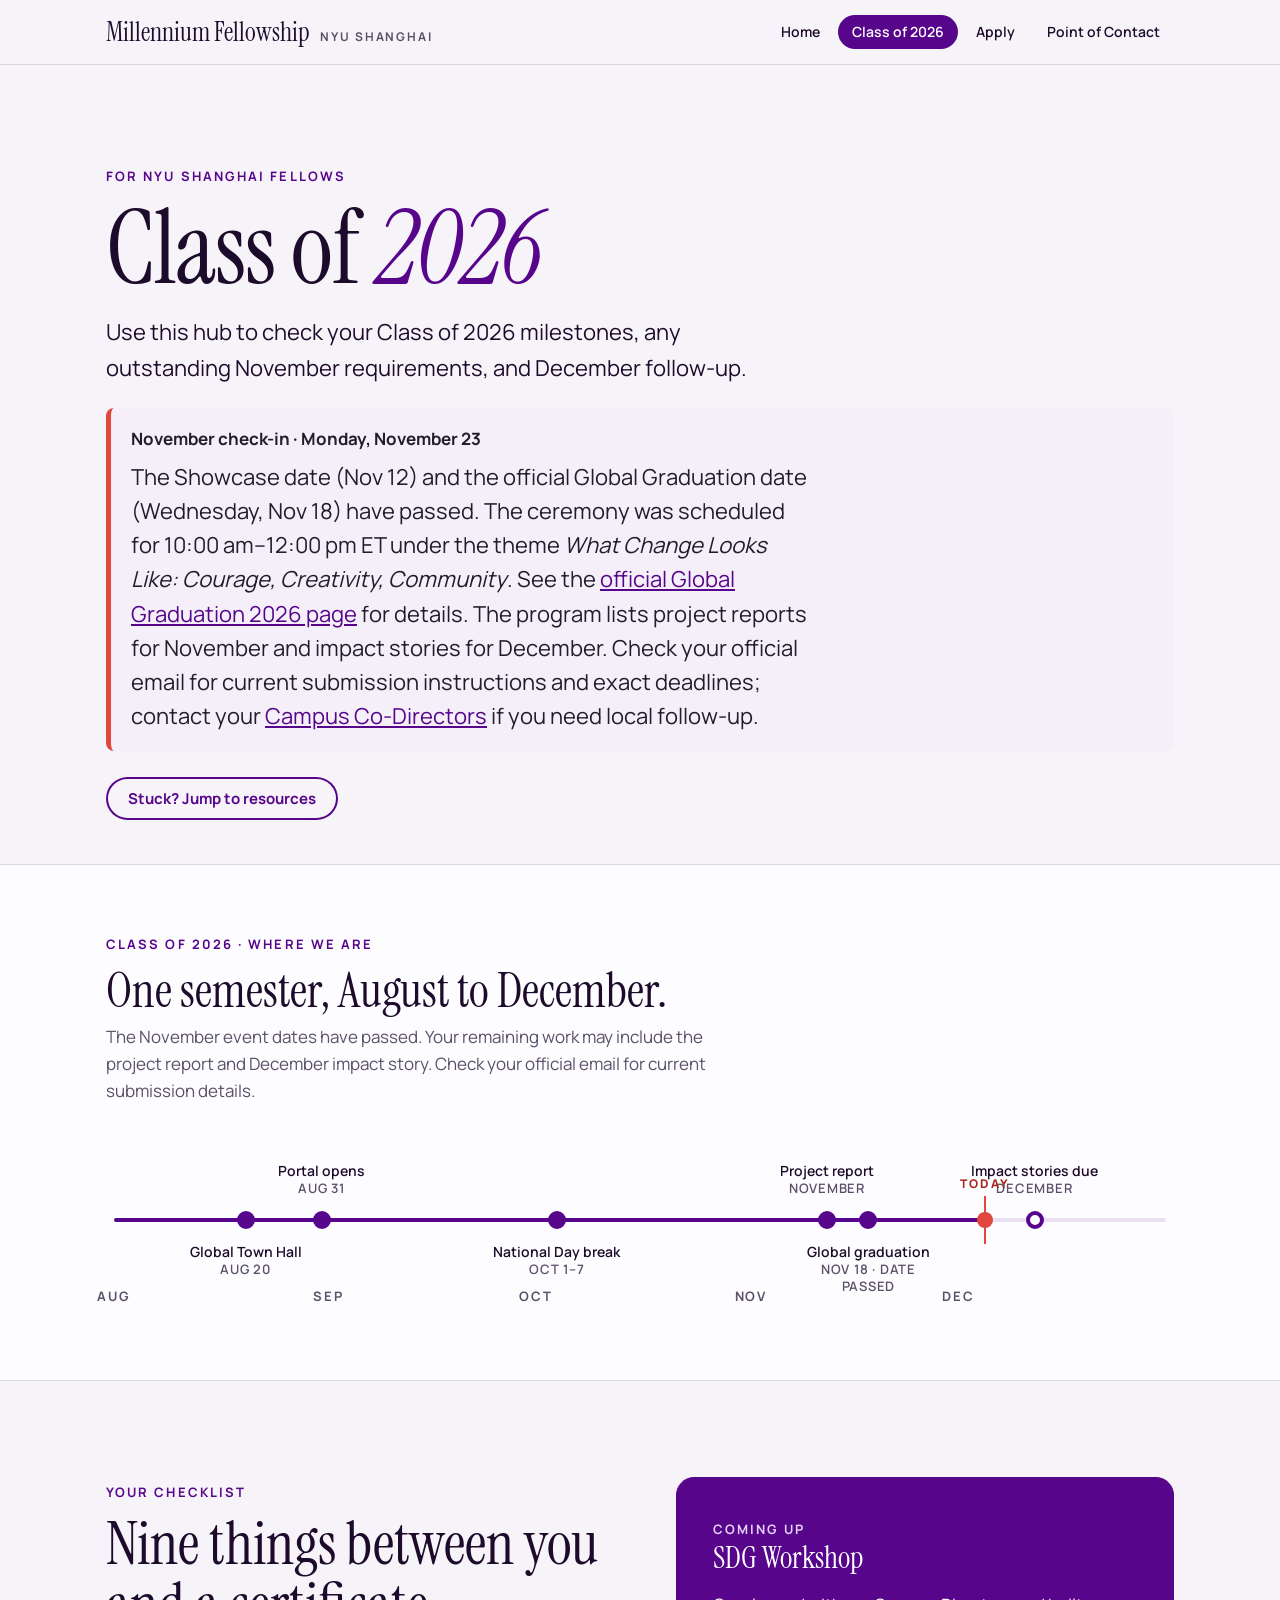
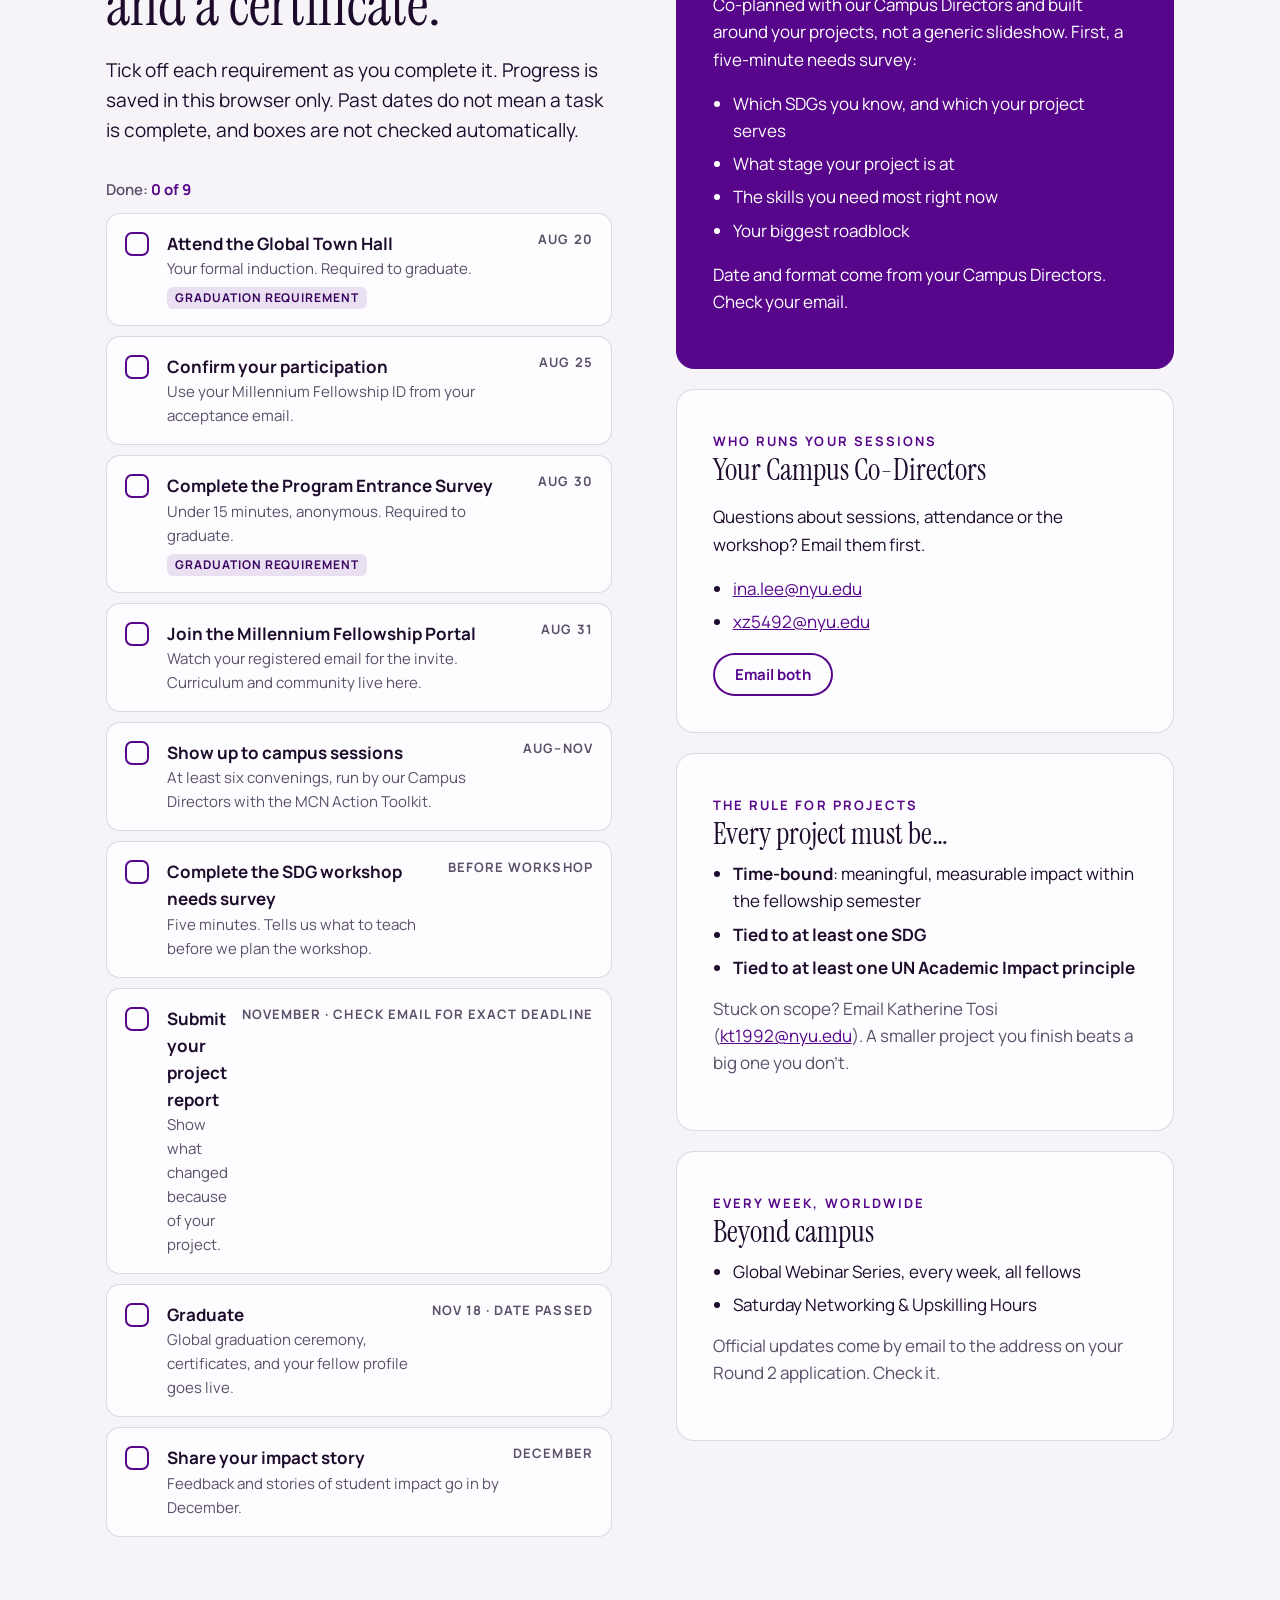
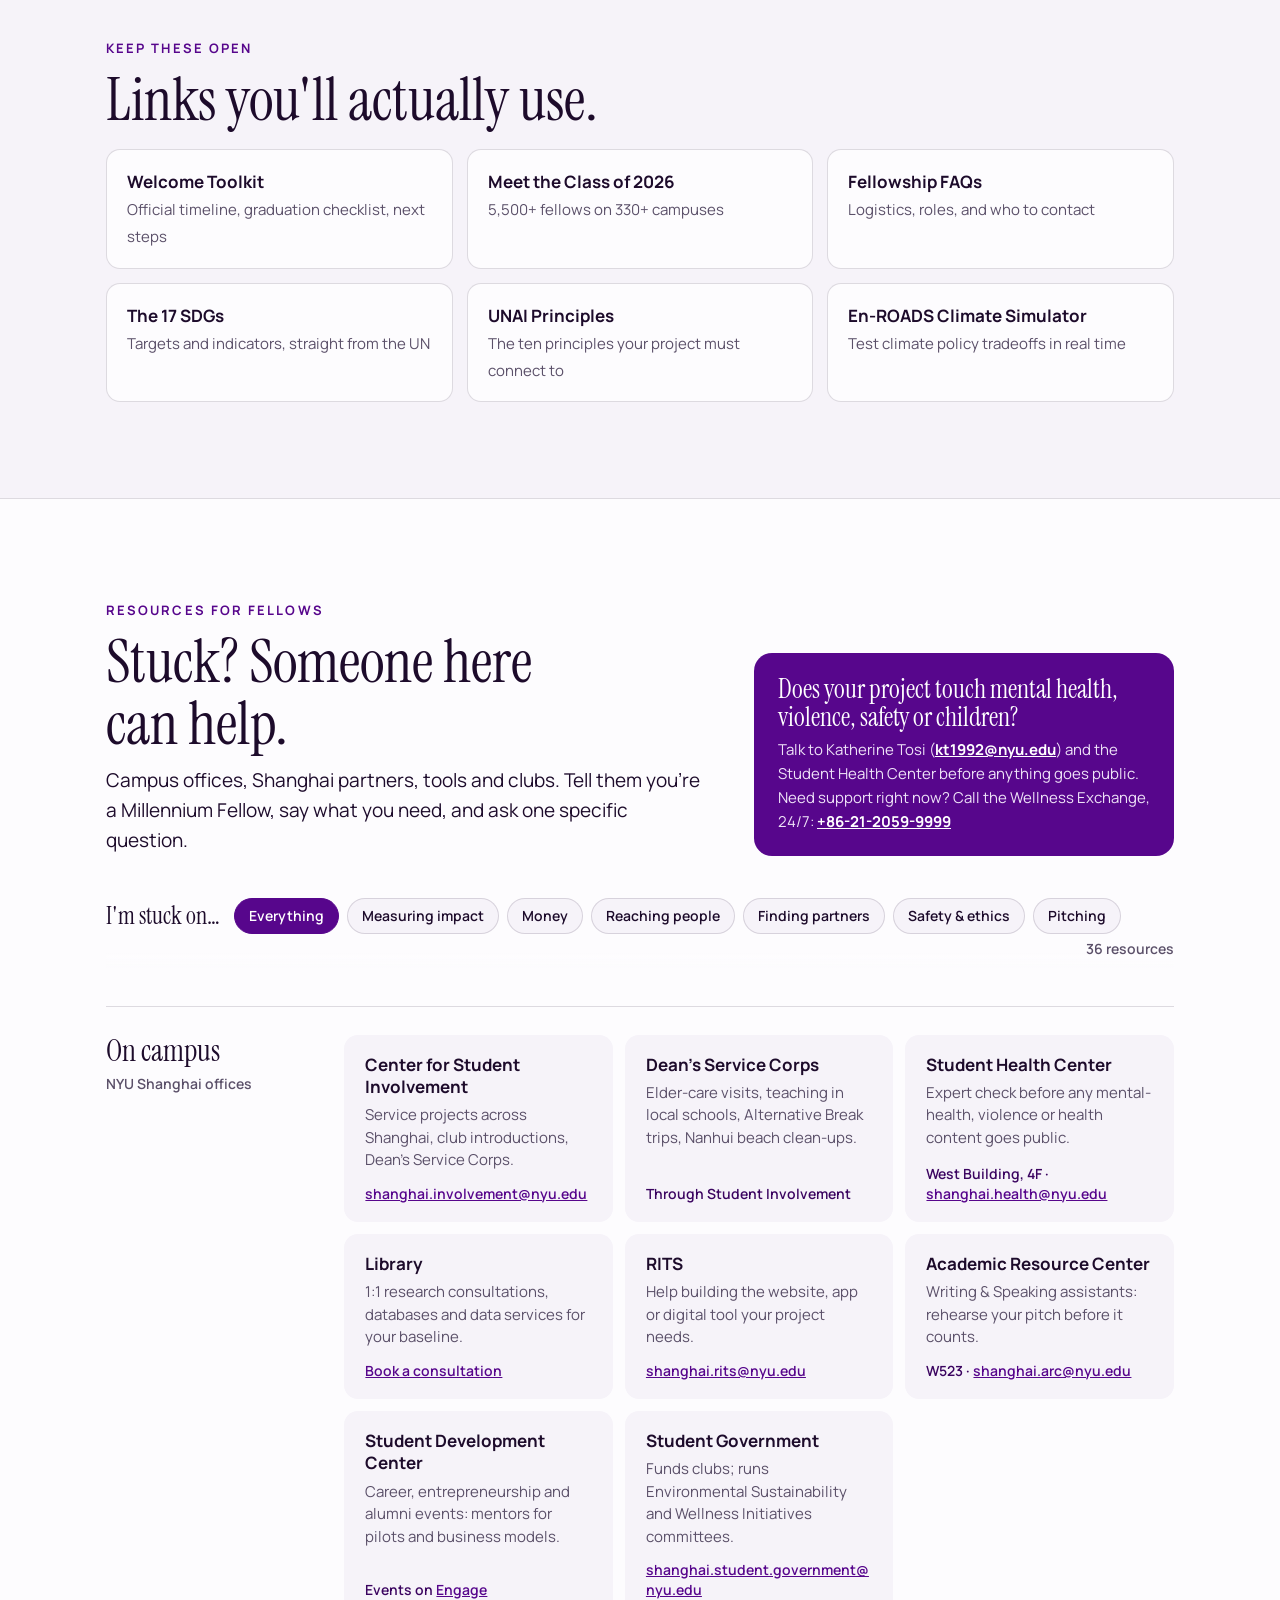
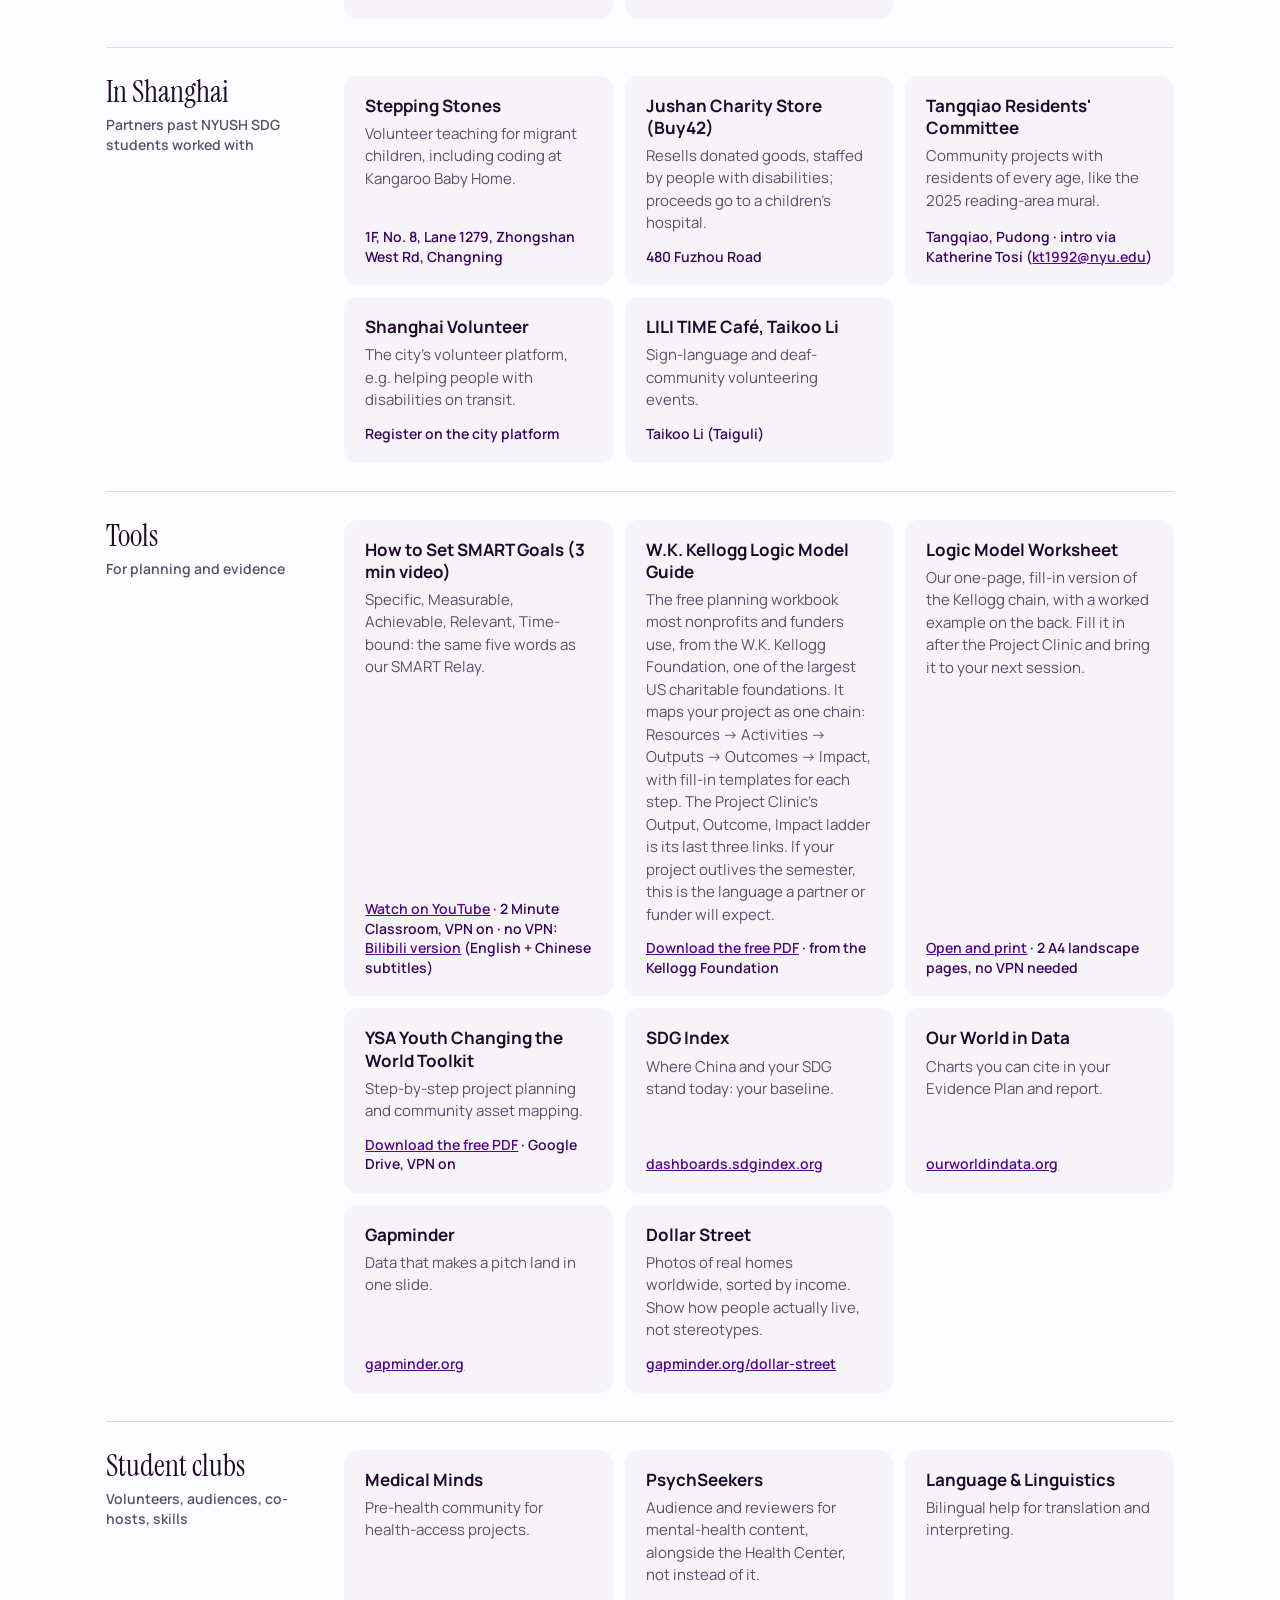
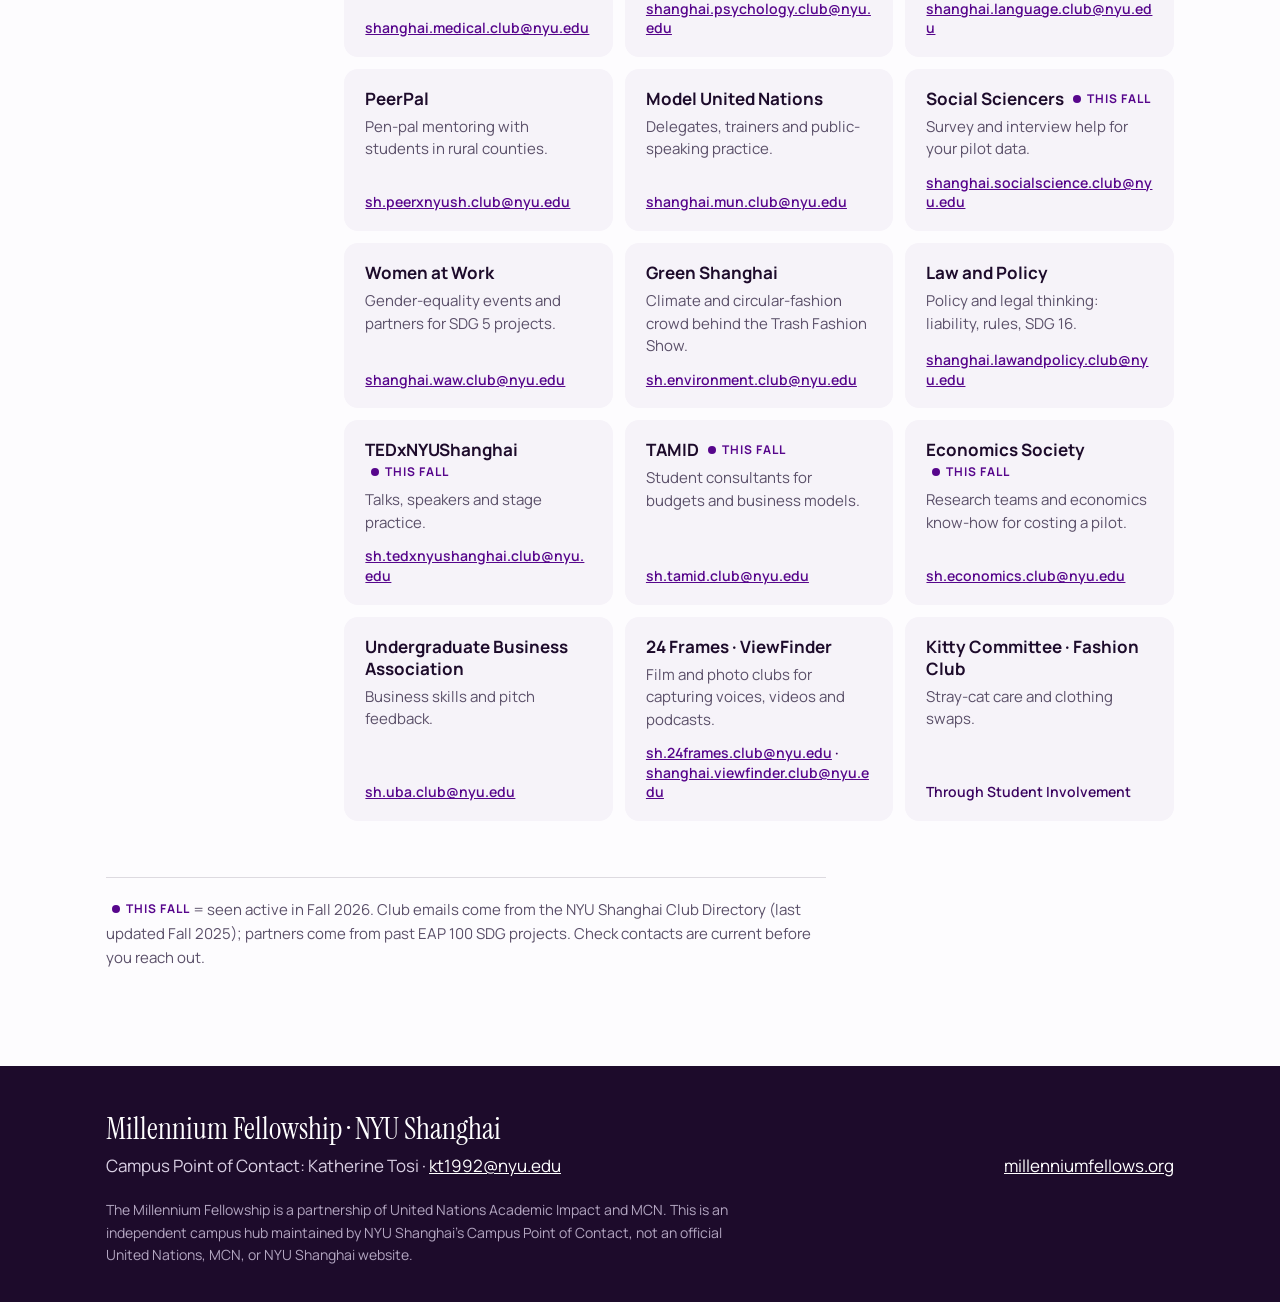
<file: cohort.html>
<!DOCTYPE html>
<html lang="en">
<head>
<meta charset="utf-8">
<meta name="viewport" content="width=device-width, initial-scale=1">
<title>Class of 2026 · Millennium Fellowship · NYU Shanghai</title>
<meta name="description" content="The NYU Shanghai Millennium Fellowship Class of 2026 hub: graduation checklist, SDG workshop, project requirements, and resources.">
<meta property="og:title" content="Class of 2026 · Millennium Fellowship · NYU Shanghai">
<meta property="og:description" content="The NYU Shanghai Millennium Fellowship Class of 2026 hub: graduation checklist, SDG workshop, project requirements, and resources.">
<meta property="og:image" content="https://thefutureofwork.github.io/katherinetosi/millennium-fellowship.jpg.png">
<meta name="theme-color" content="#57068c">
<link rel="preconnect" href="https://fonts.googleapis.com"><link rel="preconnect" href="https://fonts.gstatic.com" crossorigin><link rel="stylesheet" href="https://fonts.googleapis.com/css2?family=Instrument+Serif:ital@0;1&family=Manrope:wght@400;600;700;800&display=swap">
<link rel="stylesheet" href="style.css">
<link rel="stylesheet" href="resources.css">
</head>
<body>
<a class="skip" href="#main">Skip to content</a>
<header class="mast"><div class="wrap mast-in">
<a class="brand" href="index.html"><b>Millennium Fellowship</b><span>NYU Shanghai</span></a>
<nav aria-label="Main"><a href="index.html">Home</a><a href="cohort.html" aria-current="page">Class of 2026</a><a href="apply.html">Apply</a><a href="contact.html">Point of Contact</a></nav>
</div></header>
<main id="main">
<section class="pagehead"><div class="wrap">
<span class="label">For NYU Shanghai fellows</span>
<h1>Class of <em>2026</em></h1>
<p>You're in the 5%. Here's everything you need between now and graduation, in the order you'll need it.</p>
<div class="btns"><a class="btn ghost" href="#resources">Stuck? Jump to resources</a></div>
</div></section>
<section class="semester" aria-labelledby="sem-h"><div class="wrap">
<span class="label">Class of 2026 · where we are</span>
<h2 id="sem-h">One semester, August to December.</h2>
<p class="sub">Filled dots are behind us. Fellows meet on campus through the fall, run their projects, and graduate together in November.</p>
<div class="track" role="img" aria-label="Class of 2026 timeline: Global Town Hall August 20, portal opens August 31, National Day break October 1 to 7, project report and global graduation in November, impact stories submitted by December.">
<div class="rail"></div><div class="done"></div>
<span class="month" data-date="2026-08-01" aria-hidden="true">Aug</span><span class="month" data-date="2026-09-01" aria-hidden="true">Sep</span><span class="month" data-date="2026-10-01" aria-hidden="true">Oct</span><span class="month" data-date="2026-11-01" aria-hidden="true">Nov</span><span class="month" data-date="2026-12-01" aria-hidden="true">Dec</span>
<div class="stop" data-date="2026-08-20"><span>Global Town Hall<em>Aug 20</em></span></div>
<div class="stop up" data-date="2026-08-31"><span>Portal opens<em>Aug 31</em></span></div>
<div class="stop" data-date="2026-10-04"><span>National Day break<em>Oct 1–7</em></span></div>
<div class="stop up" data-date="2026-11-12"><span>Project report<em>November</em></span></div>
<div class="stop" data-date="2026-11-26"><span>Global graduation<em>November</em></span></div>
<div class="stop up" data-date="2026-12-12"><span>Impact stories due<em>December</em></span></div>
<div class="now" aria-hidden="true"><b>Today</b></div>
</div>
</div></section>
<section class="section"><div class="wrap split">
<div>
<span class="label">Your checklist</span>
<h2>Nine things between you and a certificate.</h2>
<p class="intro">Tick them off as you go. Your progress saves on this device only; nobody else sees it.</p>
<p class="progress">Done: <b>0 of 9</b></p>
<ul class="checklist" data-store="mf2026-nyush"><li><label for="c1"><input type="checkbox" id="c1"><span><strong>Attend the Global Town Hall</strong><small>Your formal induction. Required to graduate.</small><span class=tag>Graduation requirement</span></span><span class="when">Aug 20</span></label></li><li><label for="c2"><input type="checkbox" id="c2"><span><strong>Confirm your participation</strong><small>Use your Millennium Fellowship ID from your acceptance email.</small></span><span class="when">Aug 25</span></label></li><li><label for="c3"><input type="checkbox" id="c3"><span><strong>Complete the Program Entrance Survey</strong><small>Under 15 minutes, anonymous. Required to graduate.</small><span class=tag>Graduation requirement</span></span><span class="when">Aug 30</span></label></li><li><label for="c4"><input type="checkbox" id="c4"><span><strong>Join the Millennium Fellowship Portal</strong><small>Watch your registered email for the invite. Curriculum and community live here.</small></span><span class="when">Aug 31</span></label></li><li><label for="c5"><input type="checkbox" id="c5"><span><strong>Show up to campus sessions</strong><small>At least six convenings, run by our Campus Directors with the MCN Action Toolkit.</small></span><span class="when">Aug–Nov</span></label></li><li><label for="c6"><input type="checkbox" id="c6"><span><strong>Complete the SDG workshop needs survey</strong><small>Five minutes. Tells us what to teach before we plan the workshop.</small></span><span class="when">Before workshop</span></label></li><li><label for="c7"><input type="checkbox" id="c7"><span><strong>Submit your project report</strong><small>Show what changed because of your project.</small></span><span class="when">November</span></label></li><li><label for="c8"><input type="checkbox" id="c8"><span><strong>Graduate</strong><small>Global graduation ceremony, certificates, and your fellow profile goes live.</small></span><span class="when">November</span></label></li><li><label for="c9"><input type="checkbox" id="c9"><span><strong>Share your impact story</strong><small>Feedback and stories of student impact go in by December.</small></span><span class="when">December</span></label></li></ul>
</div>
<div style="display:grid;gap:20px">
<div class="panel violet">
<span class="label">Coming up</span>
<h3>SDG Workshop</h3>
<p>Co-planned with our Campus Directors and built around your projects, not a generic slideshow. First, a five-minute needs survey:</p>
<ul><li>Which SDGs you know, and which your project serves</li><li>What stage your project is at</li><li>The skills you need most right now</li><li>Your biggest roadblock</li></ul>
<p>Date and format come from your Campus Directors. Check your email.</p>
</div>
<div class="panel">
<span class="label">Who runs your sessions</span>
<h3>Your Campus Co-Directors</h3>
<p>Questions about sessions, attendance or the workshop? Email them first.</p>
<ul><li><a href="mailto:ina.lee@nyu.edu">ina.lee@nyu.edu</a></li><li><a href="mailto:xz5492@nyu.edu">xz5492@nyu.edu</a></li></ul>
<div class="btns" style="margin-top:18px"><a class="btn ghost" href="mailto:ina.lee@nyu.edu,xz5492@nyu.edu?subject=Millennium%20Fellowship%20question">Email both</a></div>
</div>
<div class="panel">
<span class="label">The rule for projects</span>
<h3>Every project must be…</h3>
<ul><li><b>Time-bound</b>: meaningful, measurable impact within the fellowship semester</li><li><b>Tied to at least one SDG</b></li><li><b>Tied to at least one UN Academic Impact principle</b></li></ul>
<p style="margin-top:14px;color:var(--muted)">Stuck on scope? Email Katherine Tosi (<a href="mailto:kt1992@nyu.edu">kt1992@nyu.edu</a>). A smaller project you finish beats a big one you don't.</p>
</div>
<div class="panel">
<span class="label">Every week, worldwide</span>
<h3>Beyond campus</h3>
<ul><li>Global Webinar Series, every week, all fellows</li><li>Saturday Networking &amp; Upskilling Hours</li></ul>
<p style="margin-top:14px;color:var(--muted)">Official updates come by email to the address on your Round 2 application. Check it.</p>
</div>
</div>
</div></section>
<section class="section" style="padding-top:0"><div class="wrap">
<span class="label">Keep these open</span>
<h2>Links you'll actually use.</h2>
<div class="links">
<a href="https://www.millenniumfellows.org/welcometoolkit" target="_blank" rel="noopener"><b>Welcome Toolkit</b><span>Official timeline, graduation checklist, next steps</span></a>
<a href="https://www.millenniumfellows.org/class-of-2026-fellows" target="_blank" rel="noopener"><b>Meet the Class of 2026</b><span>5,500+ fellows on 330+ campuses</span></a>
<a href="https://www.millenniumfellows.org/faqs" target="_blank" rel="noopener"><b>Fellowship FAQs</b><span>Logistics, roles, and who to contact</span></a>
<a href="https://sdgs.un.org/goals" target="_blank" rel="noopener"><b>The 17 SDGs</b><span>Targets and indicators, straight from the UN</span></a>
<a href="https://www.un.org/en/academic-impact/page/principles" target="_blank" rel="noopener"><b>UNAI Principles</b><span>The ten principles your project must connect to</span></a>
<a href="https://www.climateinteractive.org/en-roads/" target="_blank" rel="noopener"><b>En-ROADS Climate Simulator</b><span>Test climate policy tradeoffs in real time</span></a>
</div>
</div></section>
<section class="section res" id="resources" aria-labelledby="res-h"><div class="wrap">
<div class="res-head">
<div>
<span class="label">Resources for fellows</span>
<h2 id="res-h">Stuck? Someone here can help.</h2>
<p class="intro">Campus offices, Shanghai partners, tools and clubs. Tell them you're a Millennium Fellow, say what you need, and ask one specific question.</p>
</div>
<aside class="res-help" aria-label="Safety first">
<b>Does your project touch mental health, violence, safety or children?</b>
<p>Talk to Katherine Tosi (<a href="mailto:kt1992@nyu.edu">kt1992@nyu.edu</a>) and the Student Health Center before anything goes public. Need support right now? Call the Wellness Exchange, 24/7: <a href="tel:+862120599999">+86-21-2059-9999</a></p>
</aside>
</div>

<div class="res-filter" role="group" aria-label="Filter resources by need" hidden>
<span class="q">I'm stuck on…</span>
<button type="button" data-need="all" aria-pressed="true">Everything</button>
<button type="button" data-need="impact" aria-pressed="false">Measuring impact</button>
<button type="button" data-need="money" aria-pressed="false">Money</button>
<button type="button" data-need="reach" aria-pressed="false">Reaching people</button>
<button type="button" data-need="partners" aria-pressed="false">Finding partners</button>
<button type="button" data-need="safety" aria-pressed="false">Safety &amp; ethics</button>
<button type="button" data-need="pitch" aria-pressed="false">Pitching</button>
<output aria-live="polite"></output>
</div>

<div class="res-group">
<h3>On campus<small>NYU Shanghai offices</small></h3>
<ul class="res-list">
<li data-need="partners reach"><b>Center for Student Involvement</b><p>Service projects across Shanghai, club introductions, Dean's Service Corps.</p><span class="how"><a href="mailto:shanghai.involvement@nyu.edu">shanghai.involvement@nyu.edu</a></span></li>
<li data-need="partners"><b>Dean's Service Corps</b><p>Elder-care visits, teaching in local schools, Alternative Break trips, Nanhui beach clean-ups.</p><span class="how">Through Student Involvement</span></li>
<li data-need="safety"><b>Student Health Center</b><p>Expert check before any mental-health, violence or health content goes public.</p><span class="how">West Building, 4F · <a href="mailto:shanghai.health@nyu.edu">shanghai.health@nyu.edu</a></span></li>
<li data-need="impact"><b>Library</b><p>1:1 research consultations, databases and data services for your baseline.</p><span class="how"><a href="https://shanghai.nyu.edu/library" target="_blank" rel="noopener">Book a consultation</a></span></li>
<li data-need="reach"><b>RITS</b><p>Help building the website, app or digital tool your project needs.</p><span class="how"><a href="mailto:shanghai.rits@nyu.edu">shanghai.rits@nyu.edu</a></span></li>
<li data-need="pitch"><b>Academic Resource Center</b><p>Writing &amp; Speaking assistants: rehearse your pitch before it counts.</p><span class="how">W523 · <a href="mailto:shanghai.arc@nyu.edu">shanghai.arc@nyu.edu</a></span></li>
<li data-need="money partners"><b>Student Development Center</b><p>Career, entrepreneurship and alumni events: mentors for pilots and business models.</p><span class="how">Events on <a href="https://engage.shanghai.nyu.edu/" target="_blank" rel="noopener">Engage</a></span></li>
<li data-need="money reach"><b>Student Government</b><p>Funds clubs; runs Environmental Sustainability and Wellness Initiatives committees.</p><span class="how"><a href="mailto:shanghai.student.government@nyu.edu">shanghai.student.government@nyu.edu</a></span></li>
</ul>
</div>

<div class="res-group">
<h3>In Shanghai<small>Partners past NYUSH SDG students worked with</small></h3>
<ul class="res-list">
<li data-need="partners"><b>Stepping Stones</b><p>Volunteer teaching for migrant children, including coding at Kangaroo Baby Home.</p><span class="how">1F, No. 8, Lane 1279, Zhongshan West Rd, Changning</span></li>
<li data-need="partners money"><b>Jushan Charity Store (Buy42)</b><p>Resells donated goods, staffed by people with disabilities; proceeds go to a children's hospital.</p><span class="how">480 Fuzhou Road</span></li>
<li data-need="partners reach"><b>Tangqiao Residents' Committee</b><p>Community projects with residents of every age, like the 2025 reading-area mural.</p><span class="how">Tangqiao, Pudong · intro via Katherine Tosi (<a href="mailto:kt1992@nyu.edu">kt1992@nyu.edu</a>)</span></li>
<li data-need="partners reach"><b>Shanghai Volunteer</b><p>The city's volunteer platform, e.g. helping people with disabilities on transit.</p><span class="how">Register on the city platform</span></li>
<li data-need="partners"><b>LILI TIME Café, Taikoo Li</b><p>Sign-language and deaf-community volunteering events.</p><span class="how">Taikoo Li (Taiguli)</span></li>
</ul>
</div>

<div class="res-group">
<h3>Tools<small>For planning and evidence</small></h3>
<ul class="res-list">
<li data-need="impact"><b>How to Set SMART Goals (3 min video)</b><p>Specific, Measurable, Achievable, Relevant, Time-bound: the same five words as our SMART Relay.</p><span class="how"><a href="https://www.youtube.com/watch?v=i0QfCZjASX8" target="_blank" rel="noopener">Watch on YouTube</a> · 2 Minute Classroom, VPN on · no VPN: <a href="https://www.bilibili.com/video/BV1yH4y1C7j2/" target="_blank" rel="noopener">Bilibili version</a> (English + Chinese subtitles)</span></li>
<li data-need="impact money"><b>W.K. Kellogg Logic Model Guide</b><p>The free planning workbook most nonprofits and funders use, from the W.K. Kellogg Foundation, one of the largest US charitable foundations. It maps your project as one chain: Resources → Activities → Outputs → Outcomes → Impact, with fill-in templates for each step. The Project Clinic's Output, Outcome, Impact ladder is its last three links. If your project outlives the semester, this is the language a partner or funder will expect.</p><span class="how"><a href="https://wkkf.issuelab.org/resource/logic-model-development-guide.html" target="_blank" rel="noopener">Download the free PDF</a> · from the Kellogg Foundation</span></li>
<li data-need="impact money"><b>Logic Model Worksheet</b><p>Our one-page, fill-in version of the Kellogg chain, with a worked example on the back. Fill it in after the Project Clinic and bring it to your next session.</p><span class="how"><a href="logic-model.html">Open and print</a> · 2 A4 landscape pages, no VPN needed</span></li>
<li data-need="impact partners"><b>YSA Youth Changing the World Toolkit</b><p>Step-by-step project planning and community asset mapping.</p><span class="how"><a href="https://drive.google.com/file/d/10hv7dV3h4qyhUeEt4P82K3C9WYFuKJWC/view" target="_blank" rel="noopener">Download the free PDF</a> · Google Drive, VPN on</span></li>
<li data-need="impact pitch"><b>SDG Index</b><p>Where China and your SDG stand today: your baseline.</p><span class="how"><a href="https://dashboards.sdgindex.org/" target="_blank" rel="noopener">dashboards.sdgindex.org</a></span></li>
<li data-need="impact pitch"><b>Our World in Data</b><p>Charts you can cite in your Evidence Plan and report.</p><span class="how"><a href="https://ourworldindata.org/" target="_blank" rel="noopener">ourworldindata.org</a></span></li>
<li data-need="impact pitch"><b>Gapminder</b><p>Data that makes a pitch land in one slide.</p><span class="how"><a href="https://www.gapminder.org/" target="_blank" rel="noopener">gapminder.org</a></span></li>
<li data-need="impact pitch reach"><b>Dollar Street</b><p>Photos of real homes worldwide, sorted by income. Show how people actually live, not stereotypes.</p><span class="how"><a href="https://www.gapminder.org/dollar-street" target="_blank" rel="noopener">gapminder.org/dollar-street</a></span></li>
</ul>
</div>

<div class="res-group">
<h3>Student clubs<small>Volunteers, audiences, co-hosts, skills</small></h3>
<ul class="res-list">
<li data-need="partners reach"><b>Medical Minds</b><p>Pre-health community for health-access projects.</p><span class="how"><a href="mailto:shanghai.medical.club@nyu.edu">shanghai.medical.club@nyu.edu</a></span></li>
<li data-need="safety reach"><b>PsychSeekers</b><p>Audience and reviewers for mental-health content, alongside the Health Center, not instead of it.</p><span class="how"><a href="mailto:shanghai.psychology.club@nyu.edu">shanghai.psychology.club@nyu.edu</a></span></li>
<li data-need="reach"><b>Language &amp; Linguistics</b><p>Bilingual help for translation and interpreting.</p><span class="how"><a href="mailto:shanghai.language.club@nyu.edu">shanghai.language.club@nyu.edu</a></span></li>
<li data-need="partners"><b>PeerPal</b><p>Pen-pal mentoring with students in rural counties.</p><span class="how"><a href="mailto:sh.peerxnyush.club@nyu.edu">sh.peerxnyush.club@nyu.edu</a></span></li>
<li data-need="pitch"><b>Model United Nations</b><p>Delegates, trainers and public-speaking practice.</p><span class="how"><a href="mailto:shanghai.mun.club@nyu.edu">shanghai.mun.club@nyu.edu</a></span></li>
<li data-need="impact"><b>Social Sciencers <span class="live">This fall</span></b><p>Survey and interview help for your pilot data.</p><span class="how"><a href="mailto:shanghai.socialscience.club@nyu.edu">shanghai.socialscience.club@nyu.edu</a></span></li>
<li data-need="reach partners"><b>Women at Work</b><p>Gender-equality events and partners for SDG 5 projects.</p><span class="how"><a href="mailto:shanghai.waw.club@nyu.edu">shanghai.waw.club@nyu.edu</a></span></li>
<li data-need="reach"><b>Green Shanghai</b><p>Climate and circular-fashion crowd behind the Trash Fashion Show.</p><span class="how"><a href="mailto:sh.environment.club@nyu.edu">sh.environment.club@nyu.edu</a></span></li>
<li data-need="safety"><b>Law and Policy</b><p>Policy and legal thinking: liability, rules, SDG 16.</p><span class="how"><a href="mailto:shanghai.lawandpolicy.club@nyu.edu">shanghai.lawandpolicy.club@nyu.edu</a></span></li>
<li data-need="pitch"><b>TEDxNYUShanghai <span class="live">This fall</span></b><p>Talks, speakers and stage practice.</p><span class="how"><a href="mailto:sh.tedxnyushanghai.club@nyu.edu">sh.tedxnyushanghai.club@nyu.edu</a></span></li>
<li data-need="money"><b>TAMID <span class="live">This fall</span></b><p>Student consultants for budgets and business models.</p><span class="how"><a href="mailto:sh.tamid.club@nyu.edu">sh.tamid.club@nyu.edu</a></span></li>
<li data-need="money"><b>Economics Society <span class="live">This fall</span></b><p>Research teams and economics know-how for costing a pilot.</p><span class="how"><a href="mailto:sh.economics.club@nyu.edu">sh.economics.club@nyu.edu</a></span></li>
<li data-need="money pitch"><b>Undergraduate Business Association</b><p>Business skills and pitch feedback.</p><span class="how"><a href="mailto:sh.uba.club@nyu.edu">sh.uba.club@nyu.edu</a></span></li>
<li data-need="impact pitch"><b>24 Frames · ViewFinder</b><p>Film and photo clubs for capturing voices, videos and podcasts.</p><span class="how"><a href="mailto:sh.24frames.club@nyu.edu">sh.24frames.club@nyu.edu</a> · <a href="mailto:shanghai.viewfinder.club@nyu.edu">shanghai.viewfinder.club@nyu.edu</a></span></li>
<li data-need="partners"><b>Kitty Committee · Fashion Club</b><p>Stray-cat care and clothing swaps.</p><span class="how">Through Student Involvement</span></li>
</ul>
</div>
<p class="res-empty" hidden>Nothing tagged for that yet. Email Katherine Tosi (<a href="mailto:kt1992@nyu.edu">kt1992@nyu.edu</a>).</p>

<p class="res-note"><span class="live">This fall</span> = seen active in Fall 2026. Club emails come from the NYU Shanghai Club Directory (last updated Fall 2025); partners come from past EAP 100 SDG projects. Check contacts are current before you reach out.</p>
</div></section>

</main>
<footer><div class="wrap">
<div class="foot">
<div><b>Millennium Fellowship · NYU Shanghai</b>Campus Point of Contact: Katherine Tosi · <a href="mailto:kt1992@nyu.edu">kt1992@nyu.edu</a></div>
<div><a href="https://www.millenniumfellows.org/" target="_blank" rel="noopener">millenniumfellows.org</a></div>
</div>
<small>The Millennium Fellowship is a partnership of United Nations Academic Impact and MCN. This is an independent campus hub maintained by NYU Shanghai's Campus Point of Contact, not an official United Nations, MCN, or NYU Shanghai website.</small>
</div></footer>
<script src="site.js"></script>
<script src="resources.js"></script>
</body>
</html>
</file>
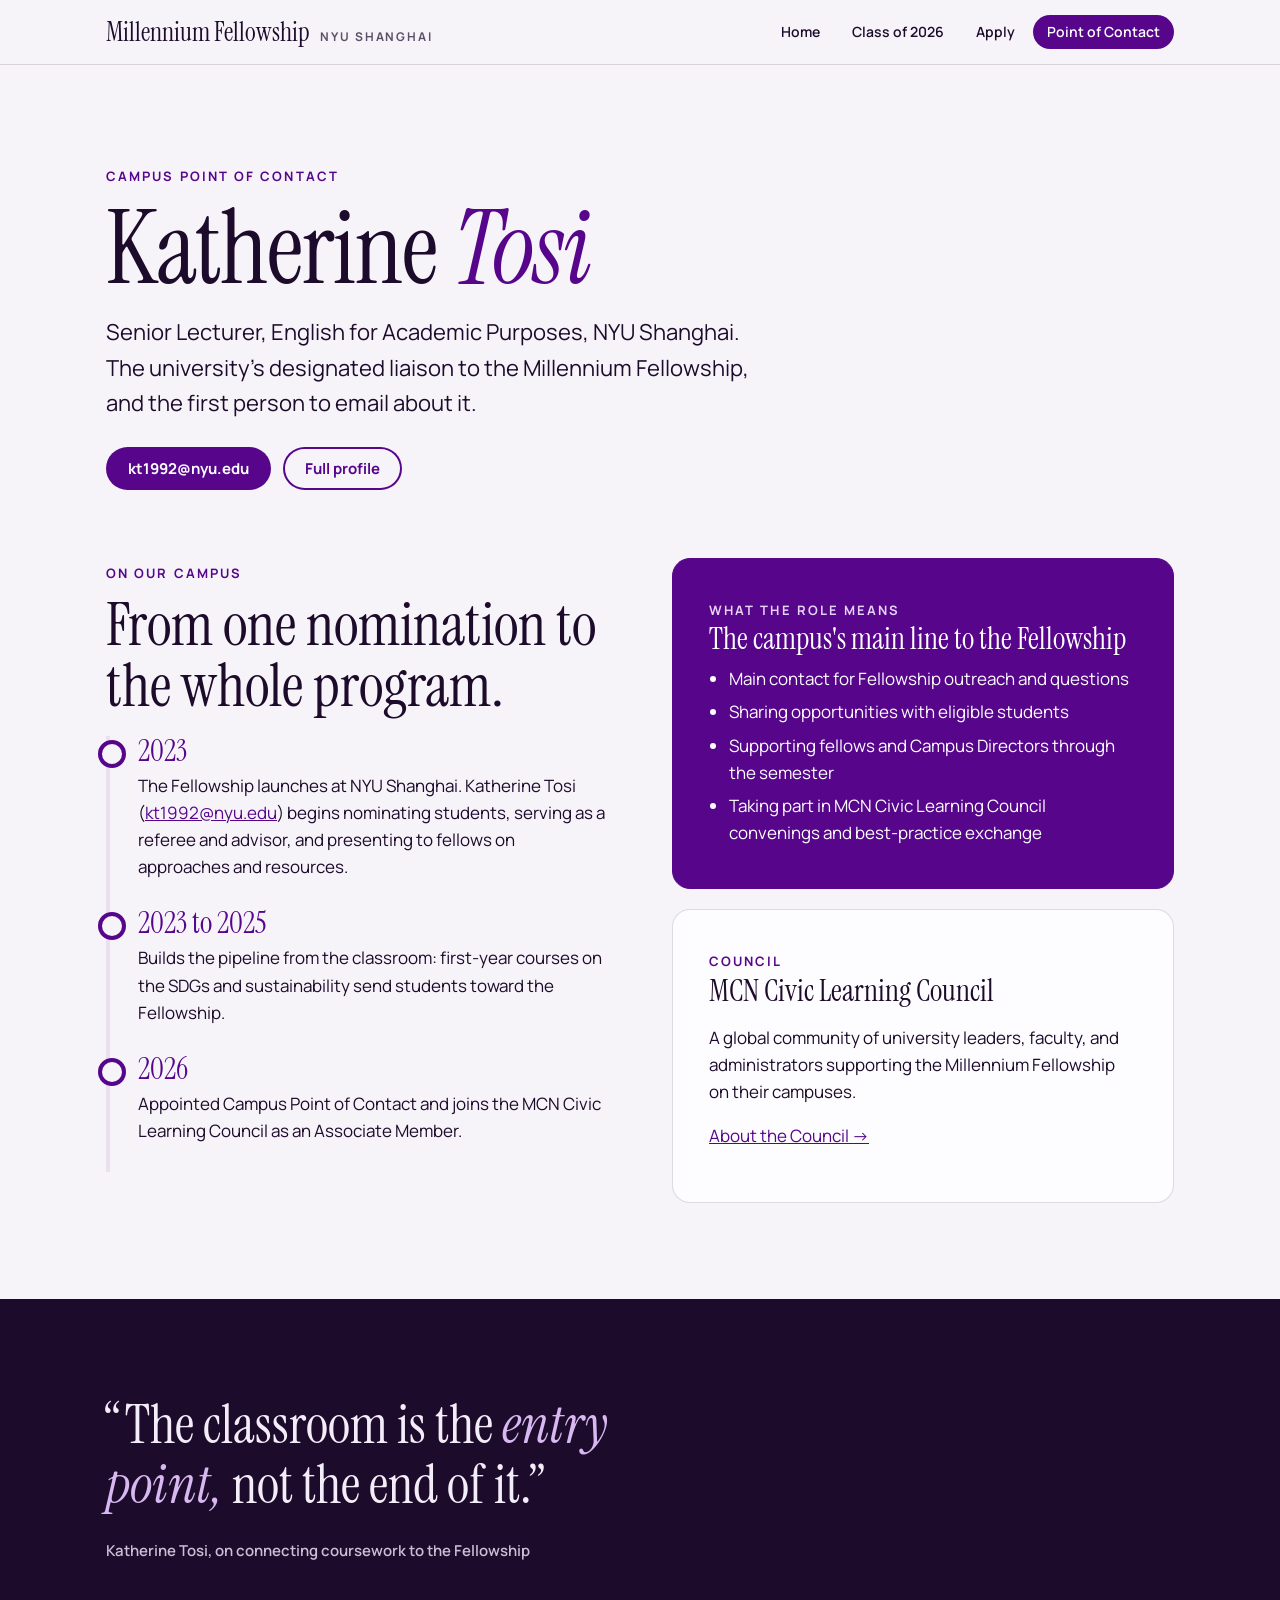
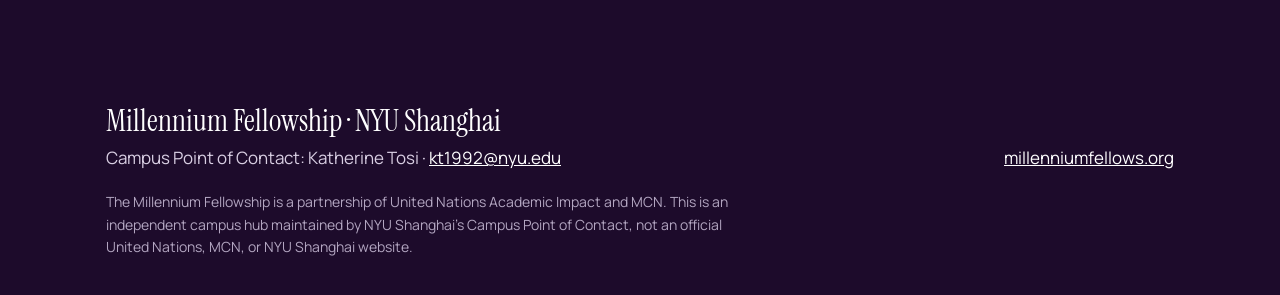
<file: contact.html>
<!DOCTYPE html>
<html lang="en">
<head>
<meta charset="utf-8">
<meta name="viewport" content="width=device-width, initial-scale=1">
<title>Point of Contact · Millennium Fellowship · NYU Shanghai</title>
<meta name="description" content="Katherine Tosi, Senior Lecturer and NYU Shanghai's Campus Point of Contact for the Millennium Fellowship.">
<meta property="og:title" content="Point of Contact · Millennium Fellowship · NYU Shanghai">
<meta property="og:description" content="Katherine Tosi, Senior Lecturer and NYU Shanghai's Campus Point of Contact for the Millennium Fellowship.">
<meta property="og:image" content="https://thefutureofwork.github.io/katherinetosi/millennium-fellowship.jpg.png">
<meta name="theme-color" content="#57068c">
<link rel="preconnect" href="https://fonts.googleapis.com"><link rel="preconnect" href="https://fonts.gstatic.com" crossorigin><link rel="stylesheet" href="https://fonts.googleapis.com/css2?family=Instrument+Serif:ital@0;1&family=Manrope:wght@400;600;700;800&display=swap">
<link rel="stylesheet" href="style.css">
</head>
<body>
<a class="skip" href="#main">Skip to content</a>
<header class="mast"><div class="wrap mast-in">
<a class="brand" href="index.html"><b>Millennium Fellowship</b><span>NYU Shanghai</span></a>
<nav aria-label="Main"><a href="index.html">Home</a><a href="cohort.html">Class of 2026</a><a href="apply.html">Apply</a><a href="contact.html" aria-current="page">Point of Contact</a></nav>
</div></header>
<main id="main">
<section class="pagehead"><div class="wrap">
<span class="label">Campus Point of Contact</span>
<h1>Katherine <em>Tosi</em></h1>
<p>Senior Lecturer, English for Academic Purposes, NYU Shanghai. The university's designated liaison to the Millennium Fellowship, and the first person to email about it.</p>
<div class="btns"><a class="btn" href="mailto:kt1992@nyu.edu">kt1992@nyu.edu</a><a class="btn ghost" href="https://thefutureofwork.github.io/katherinetosi/" target="_blank" rel="noopener">Full profile</a></div>
</div></section>
<section class="section" style="padding-top:24px"><div class="wrap split">
<div>
<span class="label">On our campus</span>
<h2>From one nomination to the whole program.</h2>
<ol class="arc">
<li><b>2023</b><p>The Fellowship launches at NYU Shanghai. Katherine Tosi (<a href="mailto:kt1992@nyu.edu">kt1992@nyu.edu</a>) begins nominating students, serving as a referee and advisor, and presenting to fellows on approaches and resources.</p></li>
<li><b>2023 to 2025</b><p>Builds the pipeline from the classroom: first-year courses on the SDGs and sustainability send students toward the Fellowship.</p></li>
<li><b>2026</b><p>Appointed Campus Point of Contact and joins the MCN Civic Learning Council as an Associate Member.</p></li>
</ol>
</div>
<div style="display:grid;gap:20px">
<div class="panel violet">
<span class="label">What the role means</span>
<h3>The campus's main line to the Fellowship</h3>
<ul><li>Main contact for Fellowship outreach and questions</li><li>Sharing opportunities with eligible students</li><li>Supporting fellows and Campus Directors through the semester</li><li>Taking part in MCN Civic Learning Council convenings and best-practice exchange</li></ul>
</div>
<div class="panel">
<span class="label">Council</span>
<h3>MCN Civic Learning Council</h3>
<p>A global community of university leaders, faculty, and administrators supporting the Millennium Fellowship on their campuses.</p>
<p style="margin-top:14px"><a href="https://www.mcnpartners.org/civic-learning-council" target="_blank" rel="noopener">About the Council →</a></p>
</div>
</div>
</div></section>
<section class="quote"><div class="wrap">
<blockquote>“The classroom is the <em>entry point,</em> not the end of it.”</blockquote>
<cite>Katherine Tosi, on connecting coursework to the Fellowship</cite>
</div></section>

</main>
<footer><div class="wrap">
<div class="foot">
<div><b>Millennium Fellowship · NYU Shanghai</b>Campus Point of Contact: Katherine Tosi · <a href="mailto:kt1992@nyu.edu">kt1992@nyu.edu</a></div>
<div><a href="https://www.millenniumfellows.org/" target="_blank" rel="noopener">millenniumfellows.org</a></div>
</div>
<small>The Millennium Fellowship is a partnership of United Nations Academic Impact and MCN. This is an independent campus hub maintained by NYU Shanghai's Campus Point of Contact, not an official United Nations, MCN, or NYU Shanghai website.</small>
</div></footer>
<script src="site.js"></script>
</body>
</html>
</file>
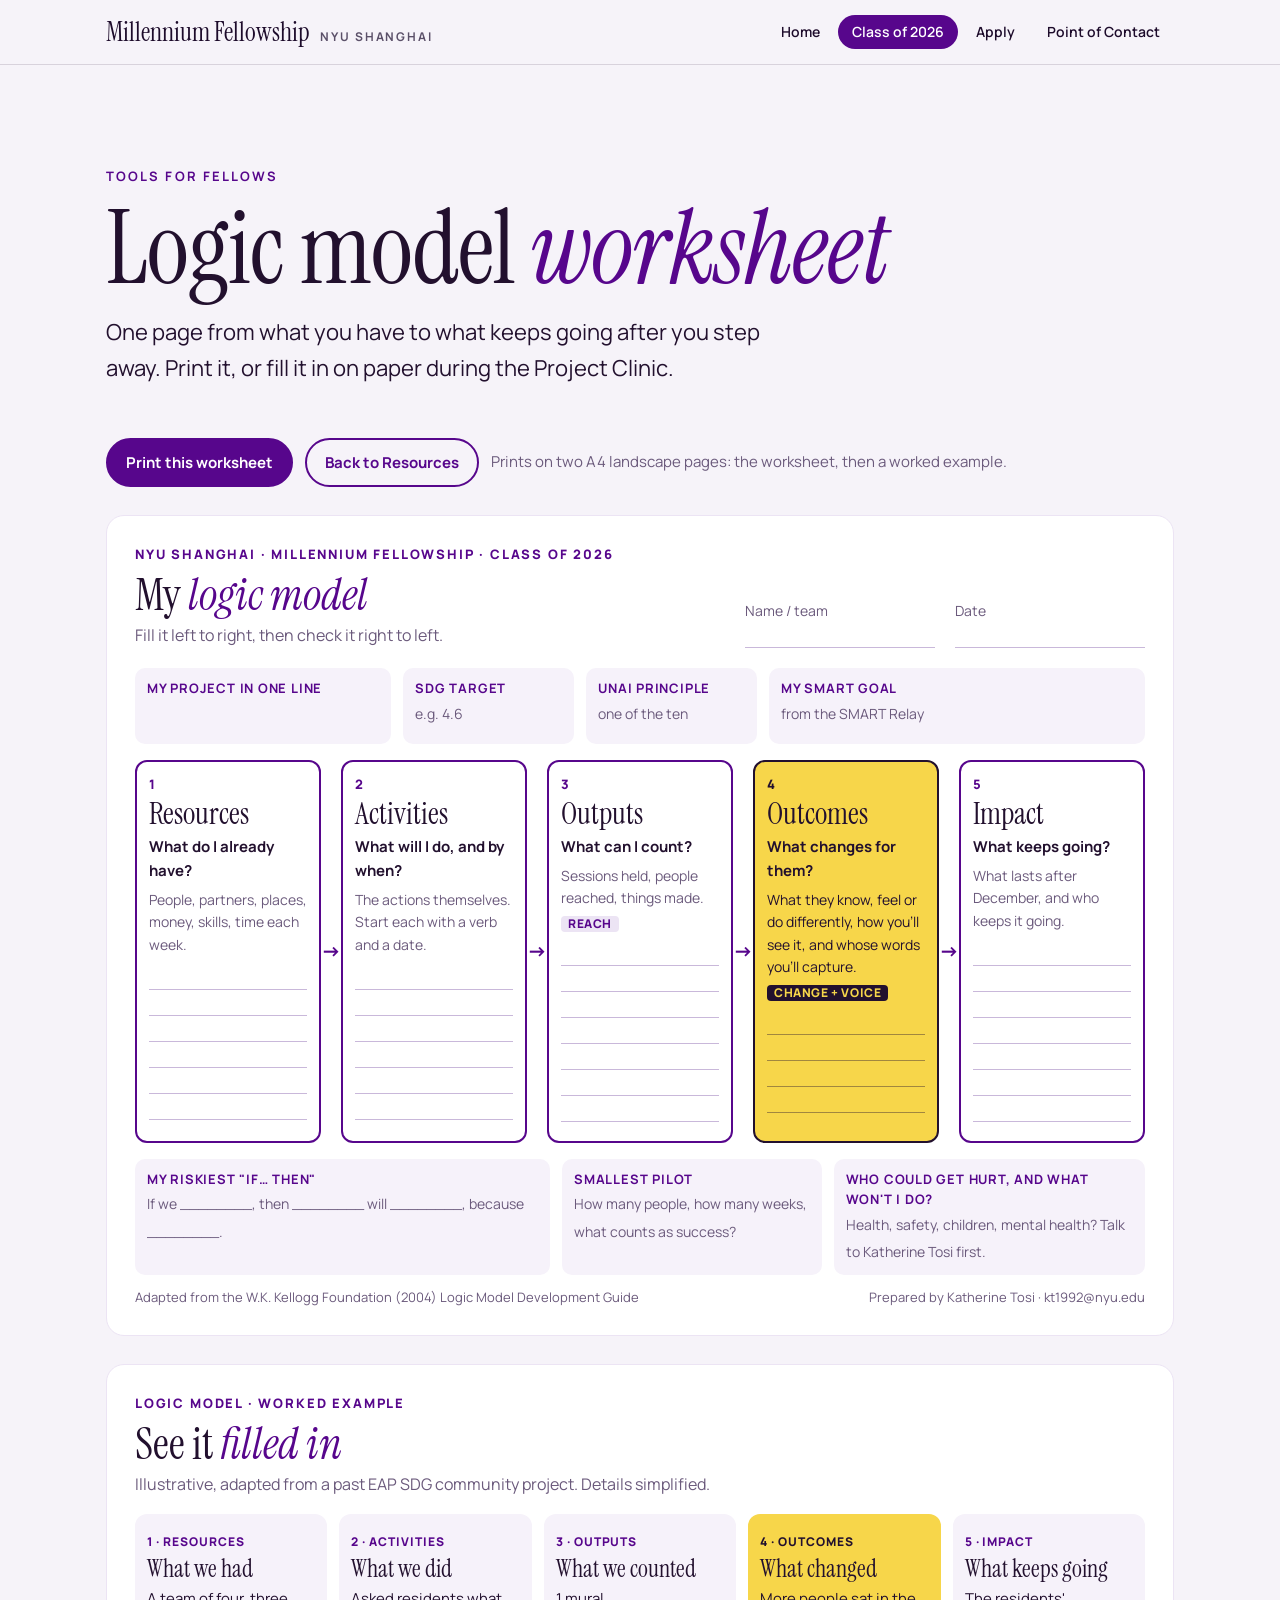
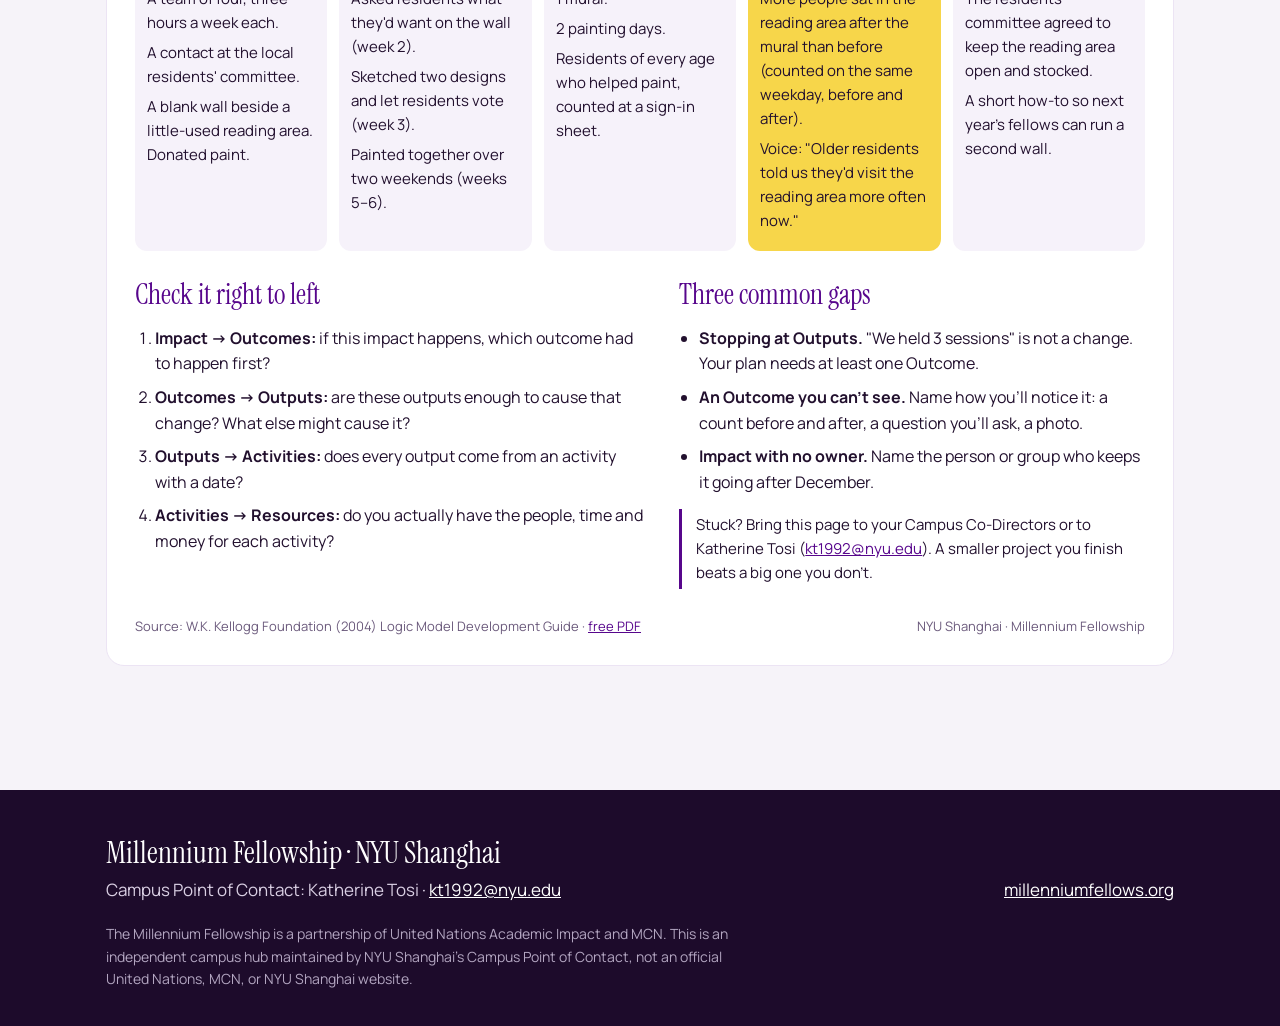
<file: logic-model.html>
<!DOCTYPE html>
<html lang="en">
<head>
<meta charset="utf-8">
<meta name="viewport" content="width=device-width, initial-scale=1">
<title>Logic Model Worksheet · Millennium Fellowship · NYU Shanghai</title>
<meta name="description" content="A printable, fellow-friendly logic model worksheet for NYU Shanghai Millennium Fellows: Resources, Activities, Outputs, Outcomes, Impact.">
<meta name="theme-color" content="#57068c">
<link rel="preconnect" href="https://fonts.googleapis.com"><link rel="preconnect" href="https://fonts.gstatic.com" crossorigin><link rel="stylesheet" href="https://fonts.googleapis.com/css2?family=Instrument+Serif:ital@0;1&family=Manrope:wght@400;600;700;800&display=swap">
<link rel="stylesheet" href="style.css">
<style>
.lm{--v:#57068c;--ink:#22102e;--mu:#6b5a7c;--pa:#f6f2fa;--ca:#ece4f4;--y:#f7d64a;--li:#c9b8da;color:var(--ink);font-family:Manrope,system-ui,sans-serif}
.lm-bar{display:flex;flex-wrap:wrap;gap:12px;align-items:center;margin:8px 0 28px}
.lm-bar button,.lm-bar a{font:700 15px Manrope,sans-serif;padding:12px 18px;border-radius:999px;border:2px solid var(--v);background:var(--v);color:#fff;cursor:pointer;text-decoration:none;min-height:44px}
.lm-bar a{background:transparent;color:var(--v)}
.lm-bar p{margin:0;color:var(--mu);font-size:15px}
.sheet{background:#fff;border:1px solid var(--ca);border-radius:18px;padding:28px;margin:0 0 28px}
.sh-k{font-weight:800;font-size:13px;letter-spacing:.14em;text-transform:uppercase;color:var(--v)}
.sh-h{display:flex;justify-content:space-between;align-items:flex-end;gap:24px;flex-wrap:wrap}
.sheet h2{font-family:'Instrument Serif',serif;font-weight:400;font-size:44px;line-height:1;margin:8px 0 6px}
.sheet h2 em{color:var(--v)}
.sh-sub{color:var(--mu);font-size:16px;margin:0}
.sh-name{display:flex;gap:20px;font-size:14px;color:var(--mu)}
.sh-name div{width:190px}.sh-name u{display:block;border-bottom:1px solid var(--li);height:26px;text-decoration:none}
.top{display:grid;grid-template-columns:1.5fr 1fr 1fr 2.2fr;gap:12px;margin-top:20px}
.f{background:var(--pa);border-radius:10px;padding:10px 12px;min-height:76px}
.f b{display:block;font-size:13px;letter-spacing:.06em;text-transform:uppercase;color:var(--v)}
.f i{font-style:normal;color:var(--mu);font-size:14px}
.chain{display:grid;grid-template-columns:1fr 20px 1fr 20px 1fr 20px 1fr 20px 1fr;margin-top:16px}
.col{border:2px solid var(--v);border-radius:12px;padding:12px;min-height:330px;display:flex;flex-direction:column}
.col.y{background:var(--y);border-color:var(--ink)}
.n{font-weight:800;font-size:13px;color:var(--v)}.y .n{color:var(--ink)}
.col h3{font-family:'Instrument Serif',serif;font-weight:400;font-size:30px;line-height:1;margin:4px 0 0}
.q{font-weight:700;font-size:15px;margin:6px 0}
.p{font-size:14px;color:var(--mu);margin:0}.y .p{color:var(--ink)}
.tag{align-self:flex-start;margin-top:6px;font-size:12px;font-weight:800;letter-spacing:.05em;text-transform:uppercase;padding:2px 7px;border-radius:4px;background:var(--ca);color:var(--v)}
.y .tag{background:var(--ink);color:var(--y)}
.lines{flex:1;margin-top:8px;min-height:120px;background:repeating-linear-gradient(to bottom,transparent 0,transparent 25px,var(--li) 25px,var(--li) 26px)}
.y .lines{background:repeating-linear-gradient(to bottom,transparent 0,transparent 25px,#22102e66 25px,#22102e66 26px)}
.ar{display:flex;align-items:center;justify-content:center;color:var(--v);font-weight:800;font-size:20px}
.bot{display:grid;grid-template-columns:1.6fr 1fr 1.2fr;gap:12px;margin-top:16px}
.bot .f{min-height:92px}
.sh-foot{display:flex;flex-wrap:wrap;gap:8px 24px;justify-content:space-between;margin-top:12px;font-size:13px;color:var(--mu)}
.ex{display:grid;grid-template-columns:repeat(5,1fr);gap:12px;margin-top:16px}
.ex div{background:var(--pa);border-radius:12px;padding:12px}.ex div.y{background:var(--y)}
.ex h3{font-family:'Instrument Serif',serif;font-weight:400;font-size:24px;margin:4px 0 6px;line-height:1}
.ex p{margin:0 0 6px;font-size:15px}
.lab{font-size:12px;font-weight:800;letter-spacing:.08em;text-transform:uppercase;color:var(--v)}.y .lab{color:var(--ink)}
.two{display:grid;grid-template-columns:1.1fr 1fr;gap:32px;margin-top:22px}
.two h4{font-family:'Instrument Serif',serif;font-weight:400;font-size:28px;margin:0 0 8px;color:var(--v)}
.two ol,.two ul{margin:0;padding-left:20px}.two li{margin:0 0 8px;font-size:16px}
.note{border-left:3px solid var(--v);padding:4px 0 4px 14px;margin-top:14px;font-size:15px}
@media (max-width:900px){
.top,.bot,.ex,.two{grid-template-columns:1fr}
.chain{grid-template-columns:1fr}.ar{transform:rotate(90deg);height:28px}
.col{min-height:0}.lines{min-height:110px}
.sheet{padding:18px}.sheet h2{font-size:36px}
}
@media print{
@page{size:A4 landscape;margin:10mm 12mm}
.mast,footer,.pagehead,.lm-bar,.skip{display:none!important}
body{background:#fff}
.wrap{max-width:none!important;padding:0!important;margin:0!important}
.section{padding:0!important}
.sheet{border:0;border-radius:0;padding:0;margin:0;break-after:page}
.sheet:last-child{break-after:auto}
.sheet h2{font-size:34pt}.sh-sub,.p,.f i,.ex p,.two li,.note{font-size:9.5pt}
.q{font-size:10pt}.col h3{font-size:21pt}.ex h3{font-size:16pt}.two h4{font-size:18pt}
.f b,.lab,.tag,.sh-k,.n,.sh-foot,.sh-name{font-size:8.5pt}
.top .f{min-height:16mm}.col{min-height:80mm}.bot .f{min-height:20mm}.top,.chain,.bot{margin-top:3mm}.lines{min-height:0}.sh-foot{margin-top:2mm}
.ex div{min-height:50mm}
*{-webkit-print-color-adjust:exact;print-color-adjust:exact}
}
</style>
</head>
<body>
<a class="skip" href="#main">Skip to content</a>
<header class="mast"><div class="wrap mast-in">
<a class="brand" href="index.html"><b>Millennium Fellowship</b><span>NYU Shanghai</span></a>
<nav aria-label="Main"><a href="index.html">Home</a><a href="cohort.html" aria-current="page">Class of 2026</a><a href="apply.html">Apply</a><a href="contact.html">Point of Contact</a></nav>
</div></header>
<main id="main" class="lm">
<section class="pagehead"><div class="wrap">
<span class="label">Tools for fellows</span>
<h1>Logic model <em>worksheet</em></h1>
<p>One page from what you have to what keeps going after you step away. Print it, or fill it in on paper during the Project Clinic.</p>
</div></section>
<section class="section" style="padding-top:0"><div class="wrap">
<div class="lm-bar"><button type="button" onclick="window.print()">Print this worksheet</button><a href="cohort.html#resources">Back to Resources</a><p>Prints on two A4 landscape pages: the worksheet, then a worked example.</p></div>

<article class="sheet" aria-label="Logic model worksheet">
<div class="sh-h"><div>
<div class="sh-k">NYU Shanghai · Millennium Fellowship · Class of 2026</div>
<h2>My <em>logic model</em></h2>
<p class="sh-sub">Fill it left to right, then check it right to left.</p>
</div><div class="sh-name"><div>Name / team<u></u></div><div>Date<u></u></div></div></div>
<div class="top">
<div class="f"><b>My project in one line</b></div>
<div class="f"><b>SDG target</b><i>e.g. 4.6</i></div>
<div class="f"><b>UNAI principle</b><i>one of the ten</i></div>
<div class="f"><b>My SMART goal</b><i>from the SMART Relay</i></div>
</div>
<div class="chain">
<div class="col"><span class="n">1</span><h3>Resources</h3><p class="q">What do I already have?</p><p class="p">People, partners, places, money, skills, time each week.</p><div class="lines"></div></div>
<div class="ar" aria-hidden="true">→</div>
<div class="col"><span class="n">2</span><h3>Activities</h3><p class="q">What will I do, and by when?</p><p class="p">The actions themselves. Start each with a verb and a date.</p><div class="lines"></div></div>
<div class="ar" aria-hidden="true">→</div>
<div class="col"><span class="n">3</span><h3>Outputs</h3><p class="q">What can I count?</p><p class="p">Sessions held, people reached, things made.</p><span class="tag">Reach</span><div class="lines"></div></div>
<div class="ar" aria-hidden="true">→</div>
<div class="col y"><span class="n">4</span><h3>Outcomes</h3><p class="q">What changes for them?</p><p class="p">What they know, feel or do differently, how you'll see it, and whose words you'll capture.</p><span class="tag">Change + Voice</span><div class="lines"></div></div>
<div class="ar" aria-hidden="true">→</div>
<div class="col"><span class="n">5</span><h3>Impact</h3><p class="q">What keeps going?</p><p class="p">What lasts after December, and who keeps it going.</p><div class="lines"></div></div>
</div>
<div class="bot">
<div class="f"><b>My riskiest "if… then"</b><i>If we ________, then ________ will ________, because ________.</i></div>
<div class="f"><b>Smallest pilot</b><i>How many people, how many weeks, what counts as success?</i></div>
<div class="f"><b>Who could get hurt, and what won't I do?</b><i>Health, safety, children, mental health? Talk to Katherine Tosi first.</i></div>
</div>
<div class="sh-foot"><span>Adapted from the W.K. Kellogg Foundation (2004) Logic Model Development Guide</span><span>Prepared by Katherine Tosi · kt1992@nyu.edu</span></div>
</article>

<article class="sheet" aria-label="Worked example">
<div class="sh-k">Logic model · worked example</div>
<h2>See it <em>filled in</em></h2>
<p class="sh-sub">Illustrative, adapted from a past EAP SDG community project. Details simplified.</p>
<div class="ex">
<div><span class="lab">1 · Resources</span><h3>What we had</h3><p>A team of four, three hours a week each.</p><p>A contact at the local residents' committee.</p><p>A blank wall beside a little-used reading area. Donated paint.</p></div>
<div><span class="lab">2 · Activities</span><h3>What we did</h3><p>Asked residents what they'd want on the wall (week 2).</p><p>Sketched two designs and let residents vote (week 3).</p><p>Painted together over two weekends (weeks 5–6).</p></div>
<div><span class="lab">3 · Outputs</span><h3>What we counted</h3><p>1 mural.</p><p>2 painting days.</p><p>Residents of every age who helped paint, counted at a sign-in sheet.</p></div>
<div class="y"><span class="lab">4 · Outcomes</span><h3>What changed</h3><p>More people sat in the reading area after the mural than before (counted on the same weekday, before and after).</p><p>Voice: "Older residents told us they'd visit the reading area more often now."</p></div>
<div><span class="lab">5 · Impact</span><h3>What keeps going</h3><p>The residents' committee agreed to keep the reading area open and stocked.</p><p>A short how-to so next year's fellows can run a second wall.</p></div>
</div>
<div class="two">
<div><h4>Check it right to left</h4><ol>
<li><b>Impact → Outcomes:</b> if this impact happens, which outcome had to happen first?</li>
<li><b>Outcomes → Outputs:</b> are these outputs enough to cause that change? What else might cause it?</li>
<li><b>Outputs → Activities:</b> does every output come from an activity with a date?</li>
<li><b>Activities → Resources:</b> do you actually have the people, time and money for each activity?</li>
</ol></div>
<div><h4>Three common gaps</h4><ul>
<li><b>Stopping at Outputs.</b> "We held 3 sessions" is not a change. Your plan needs at least one Outcome.</li>
<li><b>An Outcome you can't see.</b> Name how you'll notice it: a count before and after, a question you'll ask, a photo.</li>
<li><b>Impact with no owner.</b> Name the person or group who keeps it going after December.</li>
</ul>
<p class="note">Stuck? Bring this page to your Campus Co-Directors or to Katherine Tosi (<a href="mailto:kt1992@nyu.edu">kt1992@nyu.edu</a>). A smaller project you finish beats a big one you don't.</p></div>
</div>
<div class="sh-foot"><span>Source: W.K. Kellogg Foundation (2004) Logic Model Development Guide · <a href="https://wkkf.issuelab.org/resource/logic-model-development-guide.html" target="_blank" rel="noopener">free PDF</a></span><span>NYU Shanghai · Millennium Fellowship</span></div>
</article>
</div></section>
</main>
<footer><div class="wrap">
<div class="foot">
<div><b>Millennium Fellowship · NYU Shanghai</b>Campus Point of Contact: Katherine Tosi · <a href="mailto:kt1992@nyu.edu">kt1992@nyu.edu</a></div>
<div><a href="https://www.millenniumfellows.org/" target="_blank" rel="noopener">millenniumfellows.org</a></div>
</div>
<small>The Millennium Fellowship is a partnership of United Nations Academic Impact and MCN. This is an independent campus hub maintained by NYU Shanghai's Campus Point of Contact, not an official United Nations, MCN, or NYU Shanghai website.</small>
</div></footer>
</body>
</html>
</file>
<file: style.css>
/* NYU Shanghai · Millennium Fellowship hub
   Type: Instrument Serif (display) + Manrope (text/UI)
   Color: NYU violet leads; coral marks "now" only. */
:root{
  --violet:#57068c; --violet-deep:#3b0460; --ink:#1d0b2b; --paper:#f6f3f9; --card:#fdfcfe;
  --muted:#5b5069; --line:rgba(29,11,43,.14); --coral:#e0483f; --coral-text:#a82a22; --lilac:#e9e0f2;
  --serif:"Instrument Serif",Georgia,serif; --sans:"Manrope",system-ui,sans-serif;
}
*{box-sizing:border-box}
html{scroll-behavior:smooth}
body{margin:0;background:var(--paper);color:var(--ink);font:17px/1.6 var(--sans);-webkit-font-smoothing:antialiased}
img{max-width:100%;display:block}
a{color:var(--violet)}
a:focus-visible,button:focus-visible,summary:focus-visible,input:focus-visible{outline:3px solid var(--coral);outline-offset:3px;border-radius:4px}
.wrap{max-width:1180px;margin:0 auto;padding:0 clamp(20px,5vw,56px)}
.skip{position:absolute;left:-999px;top:8px;background:var(--ink);color:#fff;padding:10px 16px;z-index:50}
.skip:focus{left:12px}
.label{font:700 13px/1.3 var(--sans);letter-spacing:.16em;text-transform:uppercase;color:var(--violet)}

/* masthead */
.mast{position:sticky;top:0;z-index:20;background:rgba(246,243,249,.94);backdrop-filter:blur(10px);border-bottom:1px solid var(--line)}
.mast-in{display:flex;align-items:center;justify-content:space-between;gap:20px;min-height:64px}
.brand{display:flex;align-items:baseline;gap:10px;text-decoration:none;color:var(--ink)}
.brand b{font:400 26px/1 var(--serif)}
.brand span{font:700 12px/1 var(--sans);letter-spacing:.16em;text-transform:uppercase;color:var(--muted)}
.mast nav{display:flex;gap:4px;overflow-x:auto}
.mast nav a{font:600 14px/1 var(--sans);color:var(--ink);text-decoration:none;padding:10px 14px;border-radius:999px;white-space:nowrap}
.mast nav a:hover{background:var(--lilac)}
.mast nav a[aria-current="page"]{background:var(--violet);color:#fff}
@media(max-width:820px){.mast-in{flex-direction:column;align-items:flex-start;gap:6px;padding-top:12px;padding-bottom:10px}.brand span{display:none}.mast nav{max-width:calc(100% + 14px);margin-left:-14px}}

/* hero funnel */
.hero{padding:clamp(56px,9vw,112px) 0 clamp(40px,6vw,72px)}
.hero-grid{display:grid;grid-template-columns:minmax(0,1.35fr) minmax(0,.85fr);gap:clamp(32px,5vw,72px);align-items:center}
.funnel{margin:22px 0 0;padding:0;list-style:none}
.funnel li{font-family:var(--serif);line-height:.92;letter-spacing:-.01em;opacity:0;transform:translateY(14px);animation:rise .9s cubic-bezier(.2,.7,.2,1) forwards}
.funnel li:nth-child(1){font-size:clamp(58px,10vw,132px);animation-delay:.05s}
.funnel li:nth-child(2){font-size:clamp(36px,5vw,66px);color:var(--muted);animation-delay:.35s}
.funnel li:nth-child(3){font-size:clamp(26px,3.2vw,40px);margin-top:.15em;color:var(--muted);animation-delay:.65s}
.funnel li:nth-child(4){font-size:clamp(40px,5.6vw,74px);color:var(--violet);font-style:italic;margin-top:.12em;animation-delay:1s}
.funnel small{display:block;font:600 16px/1.4 var(--sans);letter-spacing:0;color:var(--muted);margin:14px 0 20px}
@keyframes rise{to{opacity:1;transform:none}}
.hero-photo figure{margin:0}
.hero-photo img{border-radius:18px;aspect-ratio:4/5;object-fit:cover;width:100%;box-shadow:0 30px 60px -30px rgba(59,4,96,.45)}
.hero-photo figcaption{font-size:14px;color:var(--muted);margin-top:10px}
.lede{font-size:clamp(19px,2vw,22px);line-height:1.5;max-width:40ch;margin:28px 0 0}
@media(max-width:900px){.hero-grid{grid-template-columns:minmax(0,1fr)}.hero-photo img{aspect-ratio:16/10}}

/* semester line: the signature */
.semester{padding:clamp(40px,6vw,64px) 0;border-top:1px solid var(--line);border-bottom:1px solid var(--line);background:var(--card)}
.semester h2{font:400 clamp(32px,4vw,48px)/1.05 var(--serif);margin:10px 0 6px}
.semester p.sub{color:var(--muted);margin:0 0 36px;max-width:60ch}
.track{position:relative;height:176px;margin:0 8px}
.track .rail{position:absolute;left:0;right:0;top:78px;height:4px;border-radius:4px;background:var(--lilac)}
.track .done{position:absolute;left:0;top:78px;height:4px;border-radius:4px;background:var(--violet);width:0;transition:width 1.6s cubic-bezier(.2,.7,.2,1)}
.month{position:absolute;top:150px;transform:translateX(-50%);font:700 13px/1 var(--sans);letter-spacing:.14em;text-transform:uppercase;color:var(--muted)}
.stop{position:absolute;top:71px;width:18px;height:18px;margin-left:-9px;border-radius:50%;background:var(--card);border:4px solid var(--violet)}
.stop span{position:absolute;top:28px;left:50%;transform:translateX(-50%);width:max-content;max-width:150px;text-align:center;font:600 14px/1.3 var(--sans);color:var(--ink)}
.stop.up span{top:auto;bottom:28px}
.stop em{display:block;font:600 13px/1.3 var(--sans);font-style:normal;letter-spacing:.06em;text-transform:uppercase;color:var(--muted)}
.stop.past{background:var(--violet)}
.now{position:absolute;top:56px;margin-left:-1px;width:2px;height:48px;background:var(--coral);opacity:0;transition:left 1.6s cubic-bezier(.2,.7,.2,1),opacity .4s}
.now::before{content:"";position:absolute;left:-7px;top:16px;width:16px;height:16px;border-radius:50%;background:var(--coral);box-shadow:0 0 0 0 rgba(224,72,63,.5);animation:pulse 2.6s ease-out infinite}
.now b{position:absolute;top:-18px;left:50%;transform:translateX(-50%);font:800 12px/1 var(--sans);letter-spacing:.16em;text-transform:uppercase;color:var(--coral-text);white-space:nowrap}
@keyframes pulse{0%{box-shadow:0 0 0 0 rgba(224,72,63,.45)}80%,100%{box-shadow:0 0 0 14px rgba(224,72,63,0)}}
@media(prefers-reduced-motion:reduce){*{animation:none!important;transition:none!important}.funnel li{opacity:1;transform:none}}
@media(max-width:700px){
  .track{height:auto;margin:0;padding-left:28px}
  .track .rail,.track .done{left:6px;right:auto;top:0;bottom:0;width:4px;height:auto}
  .track .done{height:0;width:4px;transition:height 1.6s cubic-bezier(.2,.7,.2,1)}
  .month{display:none}
  .stop{position:relative;top:auto;left:auto!important;margin:0 0 38px -31px;display:block}
  .stop span,.stop.up span{position:absolute;top:-4px;bottom:auto;left:30px;transform:none;text-align:left;max-width:none}
  .now{display:none}
}

/* sections */
.section{padding:clamp(56px,8vw,96px) 0}
.section h2{font:400 clamp(36px,5vw,60px)/1.02 var(--serif);margin:10px 0 18px;max-width:18ch}
.section .intro{font-size:19px;max-width:58ch;color:var(--ink);margin:0 0 36px}
.doors{display:grid;grid-template-columns:repeat(3,1fr);gap:20px}
.door{display:flex;flex-direction:column;gap:10px;padding:28px;border-radius:18px;background:var(--card);border:1px solid var(--line);text-decoration:none;color:var(--ink);transition:transform .25s,box-shadow .25s,border-color .25s}
.door:hover{transform:translateY(-4px);box-shadow:0 22px 40px -26px rgba(59,4,96,.5);border-color:var(--violet)}
.door h3{font:400 32px/1.05 var(--serif);margin:0}
.door p{margin:0;color:var(--muted)}
.door .go{margin-top:auto;padding-top:14px;font:700 14px/1 var(--sans);color:var(--violet)}
.door.feature{background:var(--violet);color:#fff;border-color:var(--violet)}
.door.feature p{color:#e9dcf5}.door.feature .go,.door.feature .label{color:#fff}
@media(max-width:900px){.doors{grid-template-columns:1fr}}

.quote{background:var(--ink);color:#f3ecf9;padding:clamp(56px,8vw,96px) 0}
.quote blockquote{margin:0;font:400 clamp(30px,4.2vw,54px)/1.12 var(--serif);max-width:24ch}
.quote blockquote em{color:#d7b8f0}
.quote cite{display:block;margin-top:24px;font:600 15px/1.5 var(--sans);font-style:normal;color:#cbbfd6}

.split{display:grid;grid-template-columns:1fr 1fr;gap:clamp(32px,5vw,72px);align-items:start}
@media(max-width:900px){.split{grid-template-columns:minmax(0,1fr)}}
.facts{display:grid;grid-template-columns:repeat(2,1fr);gap:1px;background:var(--line);border:1px solid var(--line);border-radius:16px;overflow:hidden}
.facts div{background:var(--card);padding:22px}
.facts b{display:block;font:400 44px/1 var(--serif);color:var(--violet)}
.facts span{font-size:15px;color:var(--muted)}

/* page head */
.pagehead{padding:clamp(56px,8vw,96px) 0 clamp(28px,4vw,44px)}
.pagehead h1{font:400 clamp(48px,8vw,104px)/.95 var(--serif);margin:12px 0 18px;letter-spacing:-.01em}
.pagehead h1 em{color:var(--violet)}
.pagehead p{font-size:clamp(19px,2vw,22px);max-width:52ch;margin:0}

/* checklist */
.checklist{list-style:none;margin:0;padding:0;display:grid;gap:10px}
.checklist li{background:var(--card);border:1px solid var(--line);border-radius:14px}
.checklist label{display:grid;grid-template-columns:28px 1fr auto;gap:14px;align-items:start;padding:16px 18px;cursor:pointer}
.checklist input{appearance:none;width:24px;height:24px;margin:2px 0 0;border:2px solid var(--violet);border-radius:7px;display:grid;place-content:center;cursor:pointer;transition:background .2s}
.checklist input::after{content:"";width:11px;height:6px;border-left:3px solid #fff;border-bottom:3px solid #fff;transform:rotate(-45deg) translate(1px,-1px) scale(0);transition:transform .2s}
.checklist input:checked{background:var(--violet)}
.checklist input:checked::after{transform:rotate(-45deg) translate(1px,-1px) scale(1)}
.checklist strong{display:block;font-weight:700}
.checklist small{display:block;color:var(--muted);font-size:15px}
.checklist .when{font:700 13px/1.4 var(--sans);letter-spacing:.08em;text-transform:uppercase;color:var(--muted);white-space:nowrap}
.checklist li:has(input:checked) strong{text-decoration:line-through;text-decoration-color:var(--violet);text-decoration-thickness:2px}
.progress{font:600 15px/1 var(--sans);color:var(--muted);margin:0 0 16px}
.progress b{color:var(--violet)}
.tag{display:inline-block;font:700 12px/1 var(--sans);letter-spacing:.08em;text-transform:uppercase;background:var(--lilac);color:var(--violet-deep);padding:5px 8px;border-radius:6px;margin-top:6px}

.panel{background:var(--card);border:1px solid var(--line);border-radius:18px;padding:clamp(24px,3vw,36px)}
.panel h3{font:400 30px/1.1 var(--serif);margin:0 0 10px}
.panel ul{padding-left:20px;margin:10px 0 0}.panel li{margin:6px 0}
.panel.violet{background:var(--violet);color:#fff;border-color:var(--violet)}
.panel.violet a{color:#fff}.panel.violet .label{color:#e5d2f5}

.links{display:grid;grid-template-columns:repeat(auto-fill,minmax(260px,1fr));gap:14px}
.links a{display:block;padding:18px 20px;border-radius:14px;background:var(--card);border:1px solid var(--line);text-decoration:none;color:var(--ink);transition:border-color .2s,transform .2s}
.links a:hover{border-color:var(--violet);transform:translateY(-2px)}
.links b{display:block;font-weight:700}
.links span{font-size:15px;color:var(--muted)}

.steps{list-style:none;counter-reset:s;margin:0;padding:0;display:grid;gap:18px}
.steps li{counter-increment:s;display:grid;grid-template-columns:72px 1fr;gap:18px;padding:24px;background:var(--card);border:1px solid var(--line);border-radius:18px}
.steps li::before{content:counter(s);font:400 64px/.8 var(--serif);color:var(--violet)}
.steps h3{margin:0 0 6px;font:700 19px/1.3 var(--sans)}
.steps p{margin:0;color:var(--muted)}

.faq details{border-top:1px solid var(--line);padding:4px 0}
.faq details:last-child{border-bottom:1px solid var(--line)}
.faq summary{cursor:pointer;list-style:none;display:flex;justify-content:space-between;gap:20px;padding:18px 0;font:400 26px/1.2 var(--serif)}
.faq summary::-webkit-details-marker{display:none}
.faq summary::after{content:"+";font:400 30px/1 var(--sans);color:var(--violet);transition:transform .25s}
.faq details[open] summary::after{transform:rotate(45deg)}
.faq details p{margin:0 0 20px;max-width:64ch;color:var(--ink)}

.btn{display:inline-flex;align-items:center;gap:10px;padding:14px 22px;border-radius:999px;background:var(--violet);color:#fff;text-decoration:none;font:700 15px/1 var(--sans);transition:background .2s,transform .2s}
.btn:hover{background:var(--violet-deep);transform:translateY(-2px)}
.btn.ghost{background:transparent;color:var(--violet);box-shadow:inset 0 0 0 2px var(--violet)}
.btn.ghost:hover{background:var(--lilac)}
.btns{display:flex;flex-wrap:wrap;gap:12px;margin-top:26px}

.arc{list-style:none;margin:0;padding:0;border-left:4px solid var(--lilac)}
.arc li{position:relative;padding:0 0 28px 28px}
.arc li::before{content:"";position:absolute;left:-12px;top:4px;width:20px;height:20px;border-radius:50%;background:var(--paper);border:4px solid var(--violet)}
.arc b{display:block;font:400 30px/1 var(--serif);color:var(--violet)}
.arc p{margin:6px 0 0}

footer{background:var(--ink);color:#d9cfe3;padding:48px 0 36px;margin-top:0}
.foot{display:flex;flex-wrap:wrap;justify-content:space-between;gap:24px;align-items:end}
footer b{font:400 30px/1 var(--serif);color:#fff;display:block;margin-bottom:8px}
footer a{color:#fff}
footer small{display:block;color:#b3a6c1;font-size:14px;margin-top:20px;max-width:70ch}
</file>
<file: resources.css>
/* Resources for fellows (cohort.html)
   Filter by what you're stuck on. Violet leads; coral stays reserved for "now". */
.res{background:var(--card);border-top:1px solid var(--line);scroll-margin-top:72px}
.res-head{display:grid;grid-template-columns:minmax(0,1fr) minmax(0,420px);gap:clamp(24px,4vw,56px);align-items:end;margin-bottom:28px}
.res-head h2{margin-bottom:10px}
.res-head .intro{margin:0}
.res-help{margin:0;padding:22px 24px;border-radius:18px;background:var(--violet);color:#fff}
.res-help b{display:block;font:400 26px/1.1 var(--serif);margin-bottom:6px}
.res-help p{margin:0;font-size:15px;color:#efe3f8}
.res-help a{color:#fff;font-weight:700;white-space:nowrap}
@media(max-width:900px){.res-head{grid-template-columns:minmax(0,1fr)}}

.res-filter{display:flex;flex-wrap:wrap;align-items:center;gap:8px;margin:0 0 36px;padding:14px 0;position:sticky;top:64px;z-index:5;background:linear-gradient(var(--card) 80%,rgba(253,252,254,0))}
.res-filter[hidden]{display:none}
.res-filter .q{font:400 24px/1 var(--serif);margin-right:6px}
.res-filter button{font:600 14px/1 var(--sans);color:var(--ink);background:var(--paper);border:1px solid var(--line);padding:10px 14px;border-radius:999px;cursor:pointer;transition:background .2s,color .2s,border-color .2s}
.res-filter button:hover{border-color:var(--violet)}
.res-filter button[aria-pressed="true"]{background:var(--violet);border-color:var(--violet);color:#fff}
.res-filter output{margin-left:auto;font:600 14px/1 var(--sans);color:var(--muted)}
@media(max-width:820px){.res-filter{top:0;position:static}.res-filter .q{width:100%;margin-bottom:4px}.res-filter output{width:100%;margin:6px 0 0}}

.res-group{display:grid;grid-template-columns:200px minmax(0,1fr);gap:clamp(16px,3vw,40px);padding:28px 0;border-top:1px solid var(--line)}
.res-group[hidden]{display:none}
.res-group h3{font:400 30px/1.05 var(--serif);margin:0}
.res-group h3 small{display:block;font:600 14px/1.4 var(--sans);color:var(--muted);margin-top:8px}
@media(max-width:820px){.res-group{grid-template-columns:minmax(0,1fr)}}

.res-list{list-style:none;margin:0;padding:0;display:grid;grid-template-columns:repeat(auto-fill,minmax(250px,1fr));gap:12px}
.res-list li{display:flex;flex-direction:column;gap:6px;padding:18px 20px;border-radius:14px;background:var(--paper);border:1px solid transparent;transition:border-color .2s}
.res-list li:hover{border-color:var(--violet)}
.res-list li[hidden]{display:none}
.res-list li.in{animation:resin .35s cubic-bezier(.2,.7,.2,1)}
@keyframes resin{from{opacity:0;transform:translateY(6px)}to{opacity:1;transform:none}}
.res-list b{font-weight:700;line-height:1.3}
.res-list p{margin:0;font-size:15px;line-height:1.5;color:var(--muted)}
.res-list .how{margin-top:auto;padding-top:6px;font:600 14px/1.4 var(--sans);color:var(--violet-deep);overflow-wrap:anywhere}
.res-list .how a{color:var(--violet)}
.live{display:inline-flex;align-items:center;gap:6px;margin-left:6px;font:700 12px/1 var(--sans);letter-spacing:.08em;text-transform:uppercase;color:var(--violet);vertical-align:2px;white-space:nowrap}
.live::before{content:"";width:8px;height:8px;border-radius:50%;background:var(--violet)}
.res-note{margin:28px 0 0;padding-top:20px;border-top:1px solid var(--line);font-size:15px;color:var(--muted);max-width:80ch}
.res-empty{padding:28px 0;color:var(--muted)}
</file>
